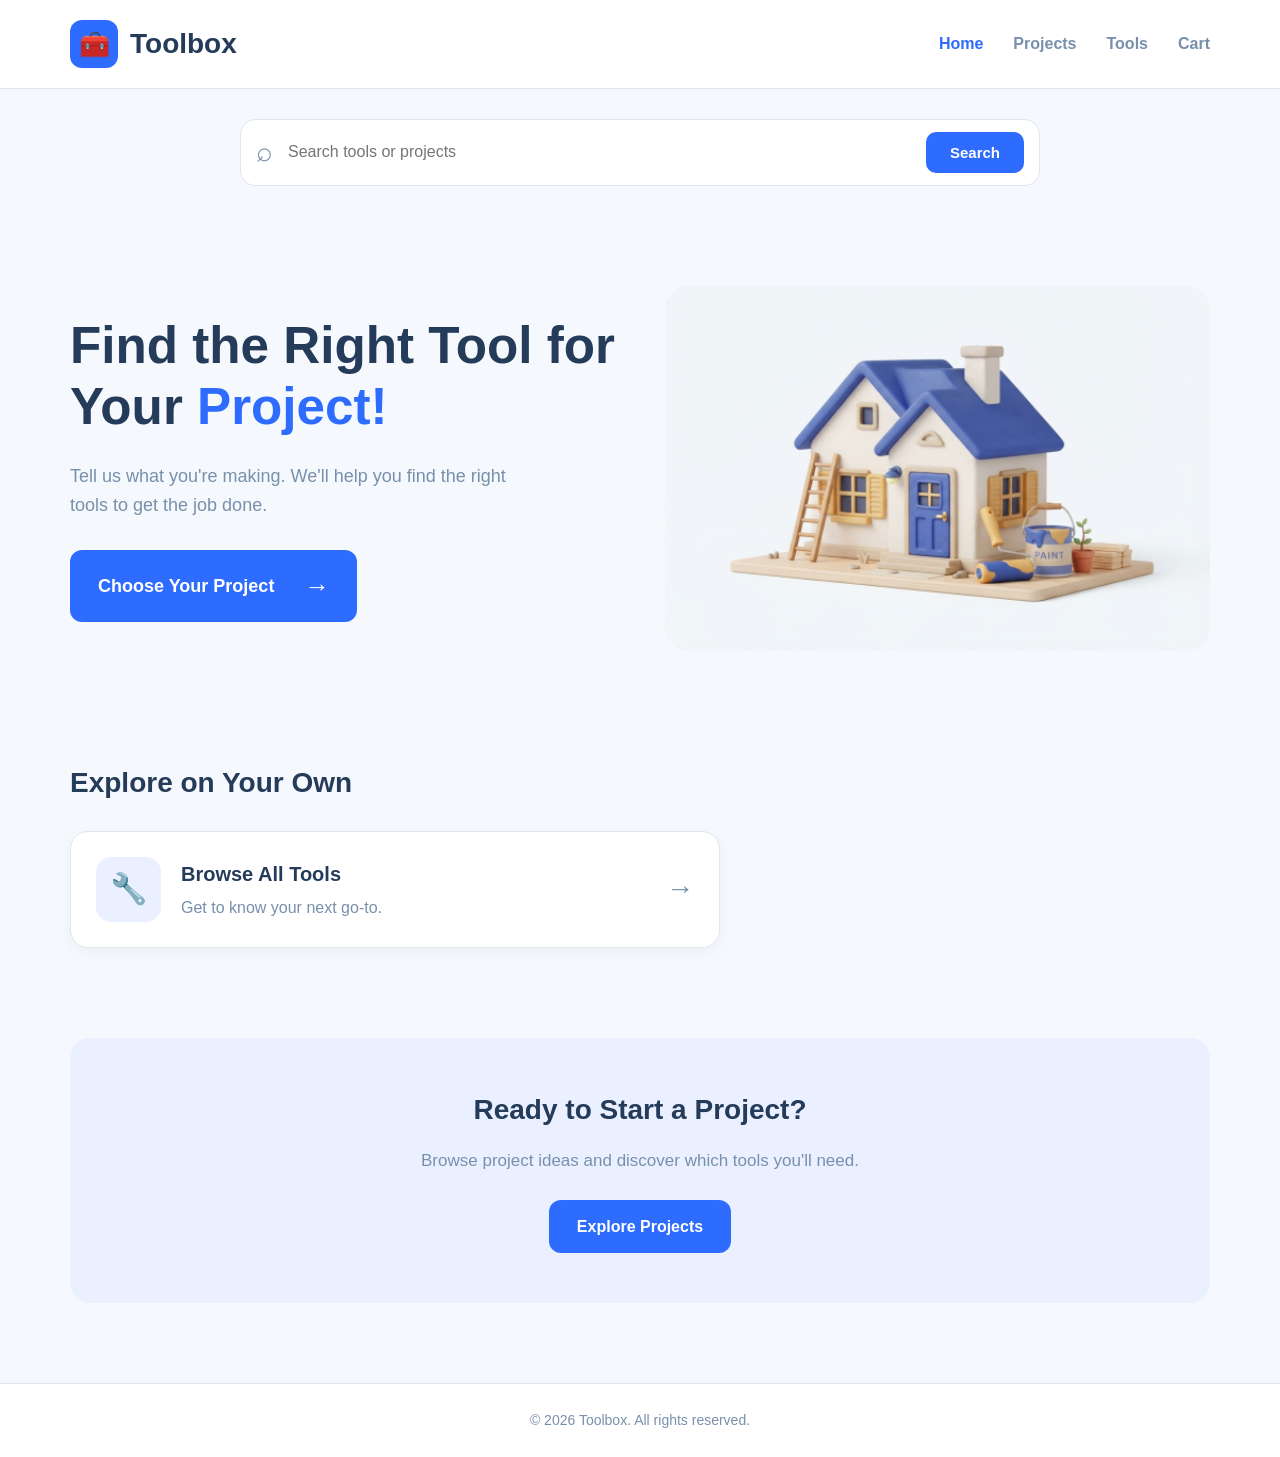
<file: index.html>
<!DOCTYPE html>
<html lang="en"><head><meta charset="UTF-8"><meta name="viewport" content="width=device-width, initial-scale=1"><meta http-equiv="refresh" content="0; url=home.html"><title>Toolbox</title></head><body><p><a href="home.html">Open Toolbox</a></p></body></html>
</file>
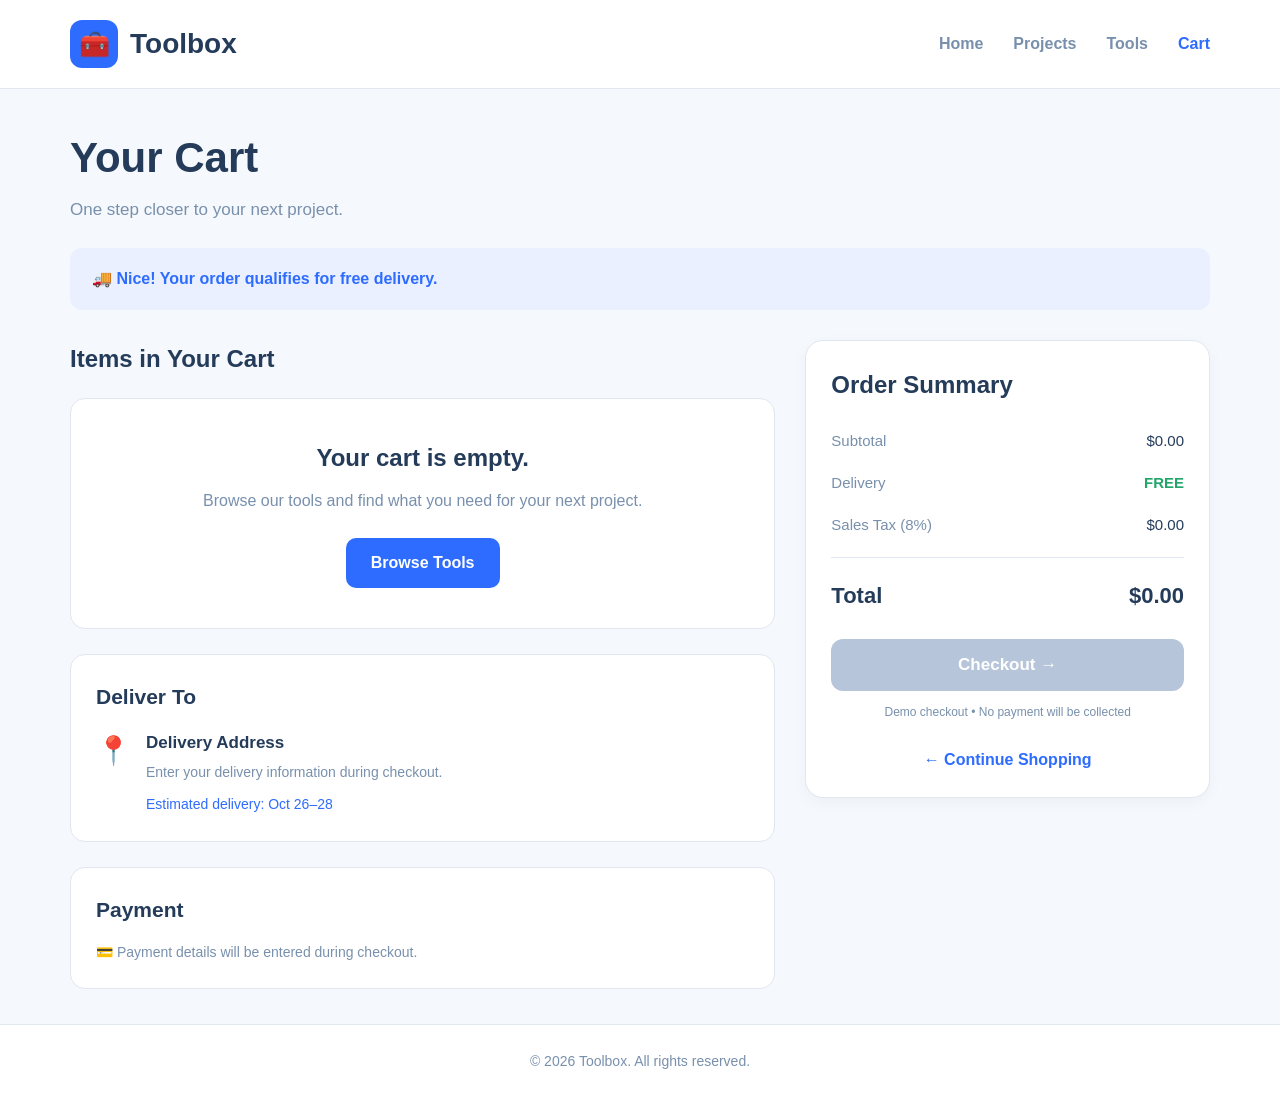
<file: cart.html>
<!DOCTYPE html>
<html lang="en">

<head>
    <meta charset="UTF-8">
    <meta name="viewport" content="width=device-width, initial-scale=1.0">

    <title>Toolbox - Shopping Cart</title>

    <link rel="stylesheet" href="styles/cart.css">
</head>

<body>

    <!-- Header -->
    <header>
        <div class="header-container">

            <a href="home.html" class="logo">
                <span class="logo-icon">🧰</span>
                <h2>Toolbox</h2>
            </a>

            <nav class="top-nav" aria-label="Main navigation">
                <a href="home.html">Home</a>
                <a href="project.html">Projects</a>
                <a href="tools.html">Tools</a>
                <a href="cart.html" class="active">Cart</a>
            </nav>

        </div>
    </header>

    <!-- Main Content -->
    <main>

        <div class="page-heading">
            <h1>Your Cart</h1>
            <p>One step closer to your next project.</p>
        </div>

        <!-- Delivery Banner -->
        <section class="delivery-banner">
            🚚 Nice! Your order qualifies for free delivery.
        </section>

        <!-- Cart Layout -->
        <div class="cart-layout">

            <!-- Cart Items -->
            <section class="cart-items-section">

                <h2>Items in Your Cart</h2>

                <div id="cart-items">

                    <!-- Products added using JavaScript -->

                </div>

                <div id="empty-cart" class="empty-cart" hidden>

                    <h3>Your cart is empty.</h3>

                    <p>
                        Browse our tools and find what
                        you need for your next project.
                    </p>

                    <a href="tools.html" class="browse-button">
                        Browse Tools
                    </a>

                </div>

                <!-- Delivery Information -->
                <section class="delivery-info">

                    <div class="section-heading">
                        <h2>Deliver To</h2>
                    </div>

                    <div class="delivery-details">
                        <span class="delivery-icon">📍</span>

                        <div>
                            <h3>Delivery Address</h3>
                            <p>
                                Enter your delivery information
                                during checkout.
                            </p>
                            <p class="delivery-date">
                                Estimated delivery: Oct 26–28
                            </p>
                        </div>
                    </div>

                </section>

                <!-- Payment Information -->
                <section class="payment-info">

                    <h2>Payment</h2>

                    <p>
                        💳 Payment details will be entered
                        during checkout.
                    </p>

                </section>

            </section>

            <!-- Order Summary -->
            <aside class="order-summary">

                <h2>Order Summary</h2>

                <div class="summary-row">
                    <span>Subtotal</span>
                    <span id="subtotal">$0.00</span>
                </div>

                <div class="summary-row">
                    <span>Delivery</span>
                    <span class="free-delivery">FREE</span>
                </div>

                <div class="summary-row">
                    <span>Sales Tax (8%)</span>
                    <span id="tax">$0.00</span>
                </div>

                <hr>

                <div class="summary-row total-row">
                    <strong>Total</strong>
                    <strong id="total">$0.00</strong>
                </div>

                <button
                    type="button"
                    id="checkout-button"
                    class="checkout-button">
                    Checkout →
                </button>

                <p class="checkout-note">
                    Demo checkout • No payment will be collected
                </p>

                <a href="tools.html" class="continue-shopping">
                    ← Continue Shopping
                </a>

            </aside>

        </div>

    </main>

    <!-- Footer -->
    <footer>
        <p>&copy; 2026 Toolbox. All rights reserved.</p>
    </footer>

    <!-- JavaScript -->
    <script src="scripts/cart.js" defer></script>

</body>
</html>
</file>
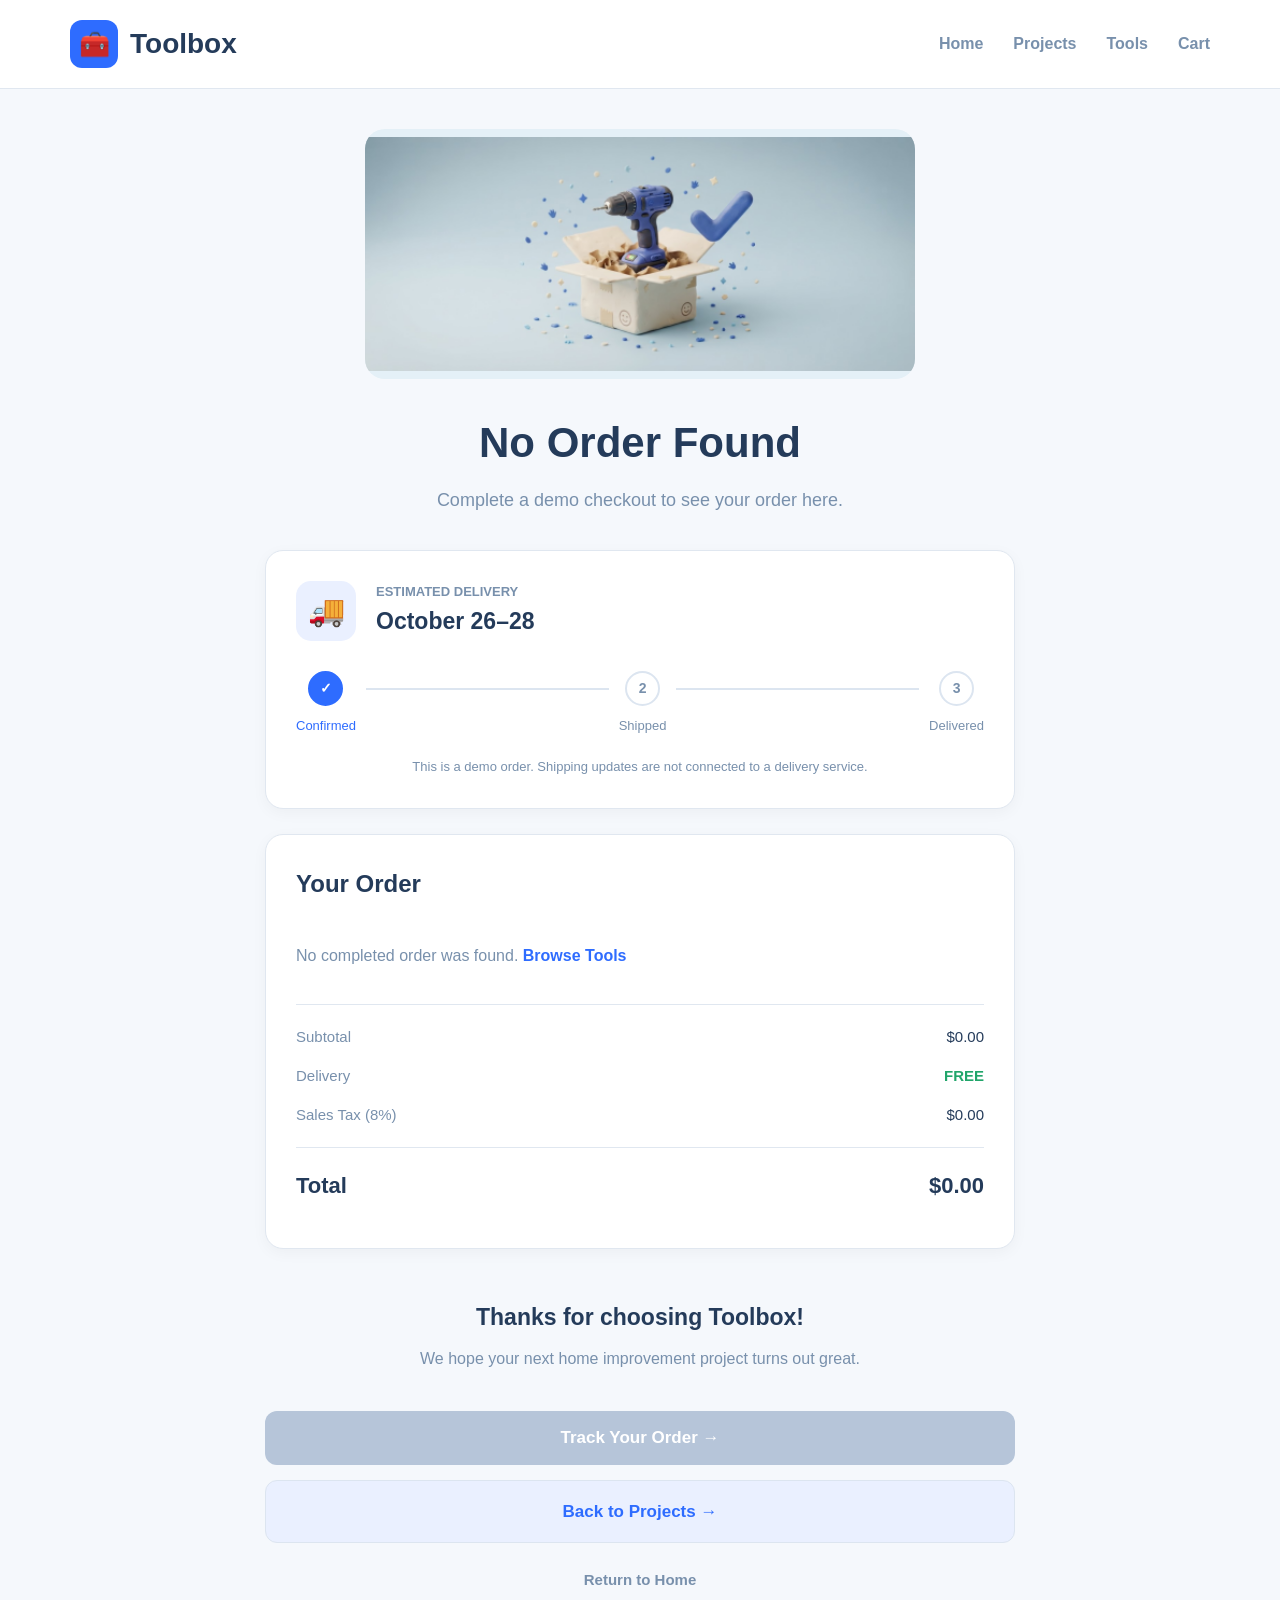
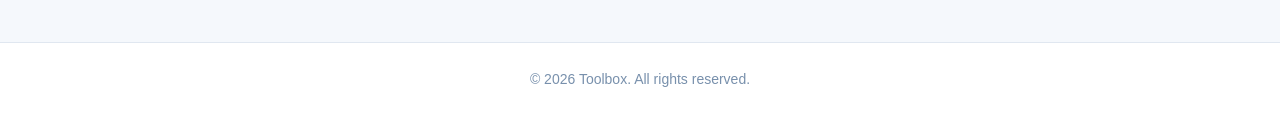
<file: confirmation.html>
<!DOCTYPE html>
<html lang="en">

<head>
    <meta charset="UTF-8">
    <meta name="viewport" content="width=device-width, initial-scale=1.0">

    <title>Toolbox - Order Confirmation</title>

    <link rel="stylesheet" href="styles/confirmation.css">
</head>

<body>

    <!-- Header -->
    <header>
        <div class="header-container">

            <a href="home.html" class="logo">
                <span class="logo-icon">🧰</span>
                <h2>Toolbox</h2>
            </a>

            <nav class="top-nav" aria-label="Main navigation">
                <a href="home.html">Home</a>
                <a href="project.html">Projects</a>
                <a href="tools.html">Tools</a>
                <a href="cart.html">Cart</a>
            </nav>

        </div>
    </header>

    <!-- Main Content -->
    <main>

        <div class="confirmation-container">

            <!-- Confirmation Image -->
            <section class="confirmation-hero">

                <img
                    src="images/confirmation.png"
                    alt="Toolbox order confirmation illustration"
                    class="confirmation-image"
                >

                <h1>You're All Set!</h1>

                <p class="confirmation-message">
                    Your order is confirmed.
                    Let's bring those projects to life.
                </p>

                <p class="order-number">
                    Order #<span id="order-number">TB-10482</span>
                </p>

            </section>

            <!-- Delivery Information -->
            <section class="delivery-card">

                <div class="delivery-heading">
                    <span class="delivery-icon">🚚</span>

                    <div>
                        <p class="small-label">
                            ESTIMATED DELIVERY
                        </p>

                        <h2>October 26–28</h2>
                    </div>
                </div>

                <!-- Order Progress -->
                <div class="progress-tracker">

                    <div class="progress-step active">
                        <span class="progress-circle">✓</span>
                        <span>Confirmed</span>
                    </div>

                    <div class="progress-line"></div>

                    <div class="progress-step">
                        <span class="progress-circle">2</span>
                        <span>Shipped</span>
                    </div>

                    <div class="progress-line"></div>

                    <div class="progress-step">
                        <span class="progress-circle">3</span>
                        <span>Delivered</span>
                    </div>

                </div>

                <p class="tracking-message">
                    This is a demo order. Shipping updates
                    are not connected to a delivery service.
                </p>

            </section>

            <!-- Order Summary -->
            <section class="order-summary">

                <h2>Your Order</h2>

                <div id="order-items">

                    <!-- Products inserted using JavaScript -->

                </div>

                <div class="summary-divider"></div>

                <div class="summary-row">
                    <span>Subtotal</span>
                    <span id="subtotal">$0.00</span>
                </div>

                <div class="summary-row">
                    <span>Delivery</span>
                    <span class="free-delivery">FREE</span>
                </div>

                <div class="summary-row">
                    <span>Sales Tax (8%)</span>
                    <span id="tax">$0.00</span>
                </div>

                <div class="summary-divider"></div>

                <div class="summary-row total-row">
                    <strong>Total</strong>
                    <strong id="total">$0.00</strong>
                </div>

            </section>

            <!-- Confirmation Message -->
            <section class="thank-you-section">

                <h2>Thanks for choosing Toolbox!</h2>

                <p>
                    We hope your next home improvement
                    project turns out great.
                </p>

            </section>

            <!-- Action Buttons -->
            <section class="action-buttons">

                <button
                    type="button"
                    class="track-button"
                    id="track-button">
                    Track Your Order →
                </button>

                <a href="project.html" class="projects-button">
                    Back to Projects →
                </a>

                <a href="home.html" class="home-link">
                    Return to Home
                </a>

            </section>

        </div>

    </main>

    <!-- Footer -->
    <footer>
        <p>&copy; 2026 Toolbox. All rights reserved.</p>
    </footer>

    <!-- JavaScript -->
    <script src="scripts/confirmation.js" defer></script>

</body>
</html>
</file>
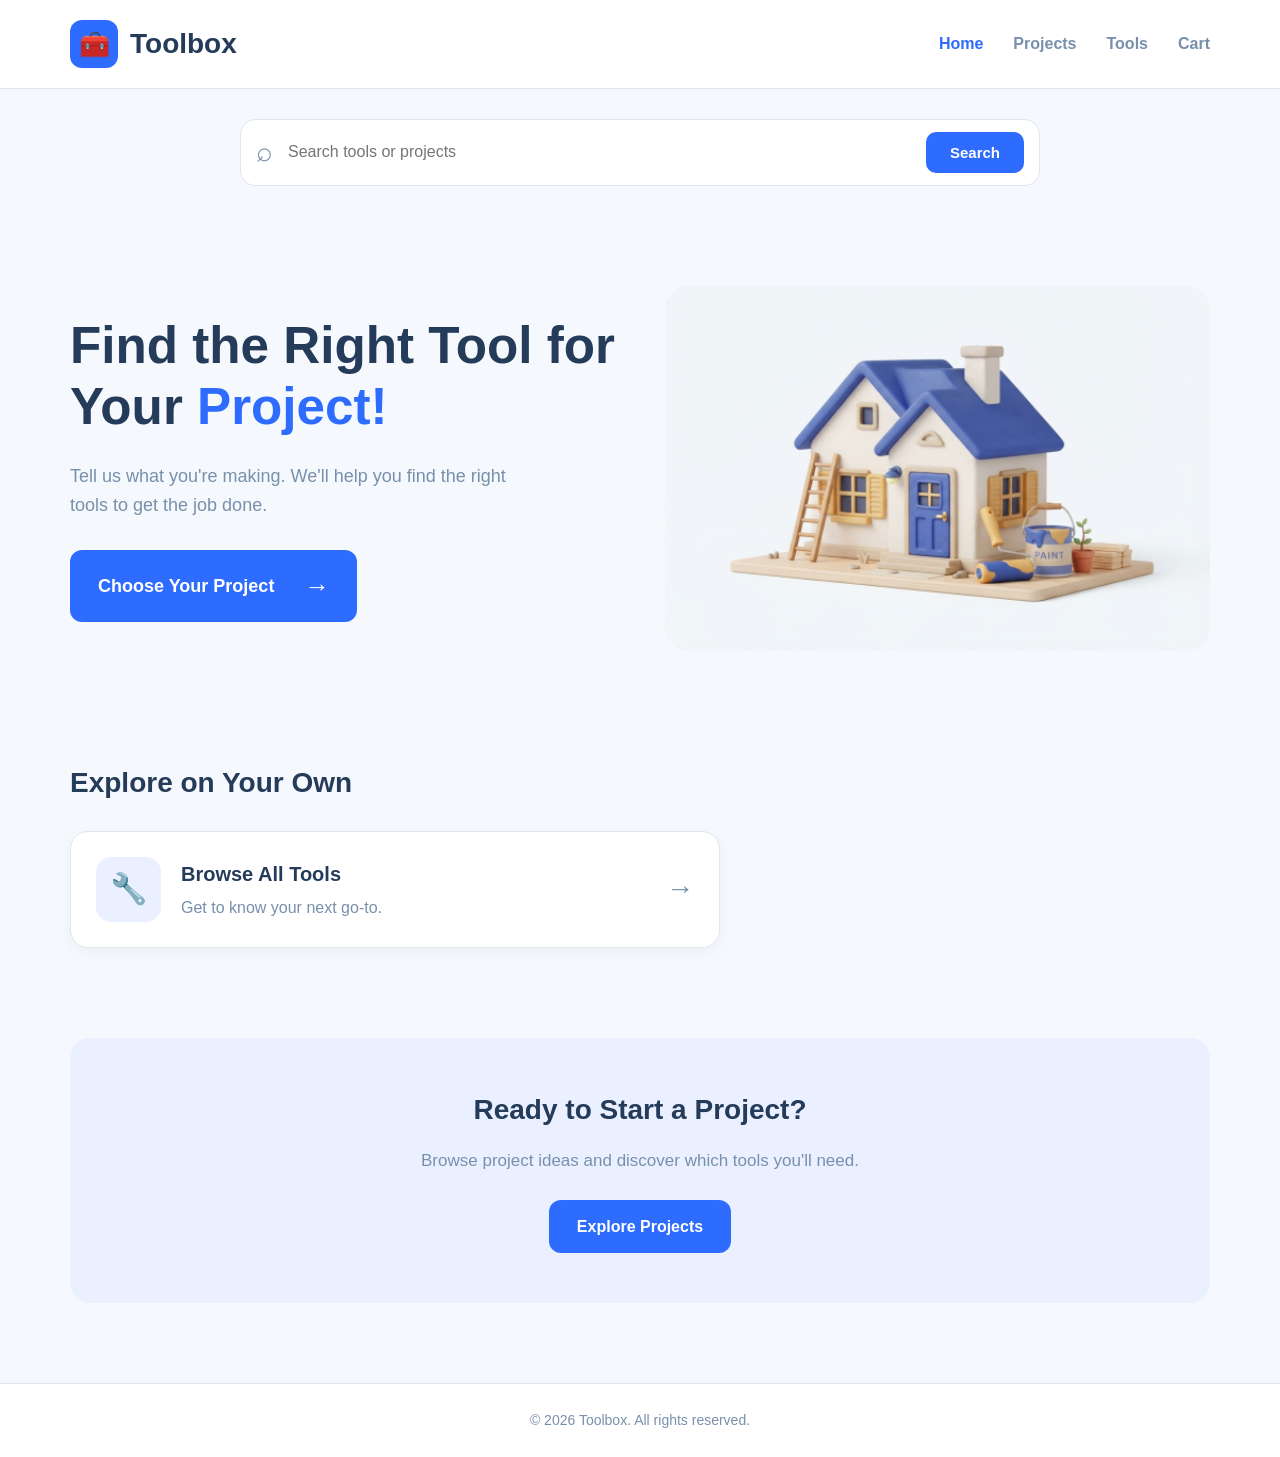
<file: home.html>
<!DOCTYPE html>
<html lang="en">

<head>
    <meta charset="UTF-8">
    <meta name="viewport" content="width=device-width, initial-scale=1.0">

    <title>Toolbox - Home</title>

    <link rel="stylesheet" href="styles/styles.css">
</head>

<body>

    <!-- Header -->
    <header>
        <div class="header-container">

            <a href="home.html" class="logo">
                <span class="logo-icon">🧰</span>
                <h2>Toolbox</h2>
            </a>

            <!-- Main Navigation -->
            <nav class="top-nav" aria-label="Main navigation">
                <a href="home.html" class="active">Home</a>
                <a href="project.html">Projects</a>
                <a href="tools.html">Tools</a>
                <a href="cart.html">Cart</a>
            </nav>

        </div>
    </header>

    <!-- Main Content -->
    <main>

        <!-- Search -->
        <section class="search-section">
            <form class="search-bar" role="search">
                <span class="search-icon">⌕</span>

                <input
                    type="search"
                    placeholder="Search tools or projects"
                    aria-label="Search tools or projects"
                >

                <button type="submit">Search</button>
            </form>
        </section>

        <!-- Hero Section -->
        <section class="hero">

            <div class="hero-content">

                <h1>
                    Find the Right Tool
                    for Your <span>Project!</span>
                </h1>

                <p>
                    Tell us what you're making.
                    We'll help you find the right tools
                    to get the job done.
                </p>

                <a href="project.html" class="primary-button">
                    Choose Your Project
                    <span>→</span>
                </a>

            </div>

            <div class="hero-image">
                <img
                    src="images/house.png"
                    alt="House with home improvement tools"
                >
            </div>

        </section>

        <!-- Browse Tools -->
        <section class="browse-section" id="tools">

            <h2>Explore on Your Own</h2>

            <a href="tools.html" class="browse-card">

                <div class="browse-icon">🔧</div>

                <div class="browse-text">
                    <h3>Browse All Tools</h3>
                    <p>Get to know your next go-to.</p>
                </div>

                <span class="browse-arrow">→</span>

            </a>

        </section>

        <!-- Project Section -->
        <section class="projects-section" id="projects">

            <h2>Ready to Start a Project?</h2>

            <p>
                Browse project ideas and discover
                which tools you'll need.
            </p>

            <a href="project.html" class="secondary-button">
                Explore Projects
            </a>

        </section>

    </main>

    <!-- Footer -->
    <footer>
        <p>&copy; 2026 Toolbox. All rights reserved.</p>
    </footer>

</body>
</html>
</file>
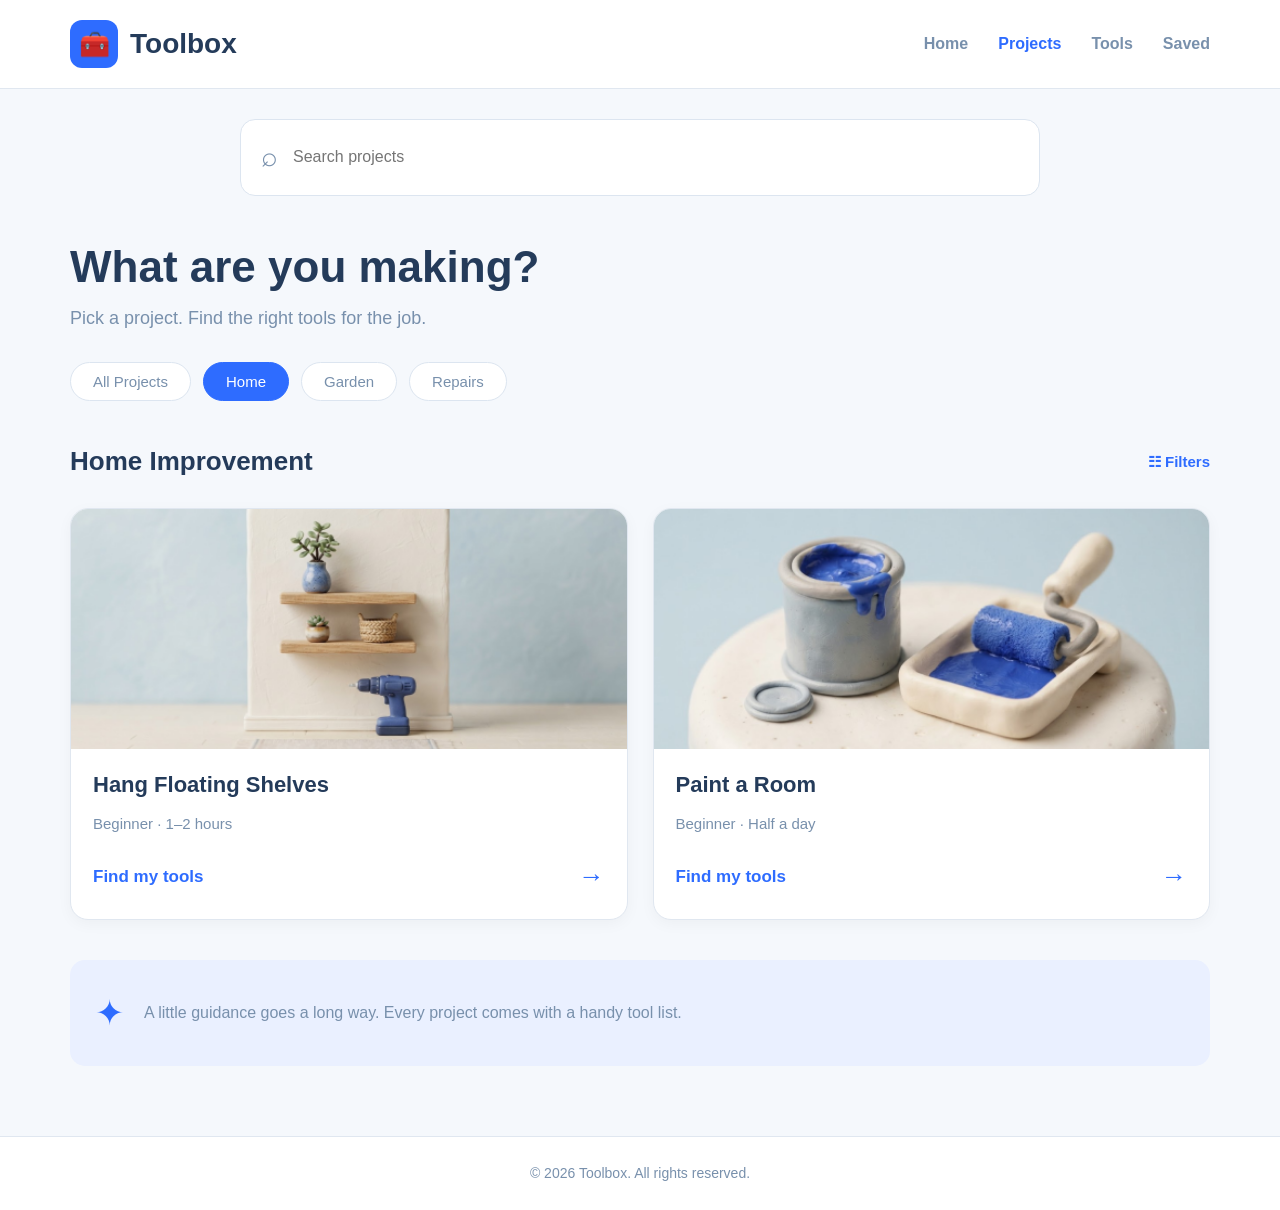
<file: project.html>
<!DOCTYPE html>
<html lang="en">

<head>
    <meta charset="UTF-8">
    <meta name="viewport" content="width=device-width, initial-scale=1.0">

    <title>Toolbox - Projects</title>

    <link rel="stylesheet" href="styles/project.css">
</head>

<body>

    <!-- Header -->
    <header>
        <div class="header-container">

            <a href="home.html" class="logo">
                <span class="logo-icon">🧰</span>
                <h2>Toolbox</h2>
            </a>

            <nav class="top-nav" aria-label="Main navigation">
                <a href="home.html">Home</a>
                <a href="project.html" class="active">Projects</a>
                <a href="tools.html">Tools</a>
                <a href="#saved">Saved</a>
            </nav>

        </div>
    </header>

    <main>

        <!-- Search Section -->
        <section class="search-section">

            <div class="search-bar">
                <span class="search-icon">⌕</span>

                <input
                    type="search"
                    id="project-search"
                    placeholder="Search projects"
                    aria-label="Search projects"
                >
            </div>

        </section>

        <!-- Page Introduction -->
        <section class="intro-section">

            <h1>What are you making?</h1>

            <p>
                Pick a project. Find the right tools for the job.
            </p>

        </section>

        <!-- Category Filters -->
        <section class="category-section">

            <div class="category-buttons">

                <button class="category-btn" data-category="all">
                    All Projects
                </button>

                <button class="category-btn active" data-category="home">
                    Home
                </button>

                <button class="category-btn" data-category="garden">
                    Garden
                </button>

                <button class="category-btn" data-category="repairs">
                    Repairs
                </button>

            </div>

        </section>

        <!-- Projects -->
        <section class="projects-section">

            <div class="section-heading">

                <h2 id="category-title">Home Improvement</h2>

                <span class="filter-label">☷ Filters</span>

            </div>

            <div class="project-grid">

                <!-- Project 1 -->
                <article class="project-card" data-category="home">

                    <img
                        src="images/hangingshelf.png"
                        alt="Floating shelves mounted on a wall"
                    >

                    <div class="card-content">

                        <h3>Hang Floating Shelves</h3>

                        <p>Beginner · 1–2 hours</p>

                        <a href="tools.html?project=shelves">
                            Find my tools
                            <span>→</span>
                        </a>

                    </div>

                </article>

                <!-- Project 2 -->
                <article class="project-card" data-category="home">

                    <img
                        src="images/paint.png"
                        alt="Paint can and paint roller"
                    >

                    <div class="card-content">

                        <h3>Paint a Room</h3>

                        <p>Beginner · Half a day</p>

                        <a href="tools.html?project=painting">
                            Find my tools
                            <span>→</span>
                        </a>

                    </div>

                </article>

                <!-- Project 3 -->
                <article class="project-card" data-category="garden">

                    <img
                        src="images/planter.png"
                        alt="Wooden planter box with plants"
                    >

                    <div class="card-content">

                        <h3>Build a Planter</h3>

                        <p>Intermediate · 3 hours</p>

                        <a href="tools.html?project=planter">
                            Find my tools
                            <span>→</span>
                        </a>

                    </div>

                </article>

                <!-- Project 4 -->
                <article class="project-card" data-category="repairs">

                    <img
                        src="images/faucet.png"
                        alt="Faucet and plumbing repair tools"
                    >

                    <div class="card-content">

                        <h3>Fix a Leaky Faucet</h3>

                        <p>Beginner · 45 minutes</p>

                        <a href="tools.html?project=faucet">
                            Find my tools
                            <span>→</span>
                        </a>

                    </div>

                </article>

            </div>

            <p id="no-results" hidden>
                No projects found. Try another search or category.
            </p>

        </section>

        <!-- Helpful Message -->
        <aside class="tip-section">

            <span class="tip-icon">✦</span>

            <p>
                A little guidance goes a long way.
                Every project comes with a handy tool list.
            </p>

        </aside>

    </main>

    <!-- Footer -->
    <footer>
        <p>&copy; 2026 Toolbox. All rights reserved.</p>
    </footer>

    <!-- Simple Search and Category Filtering -->
    <script src="scripts/project.js" defer></script>

</body>
</html>
</file>
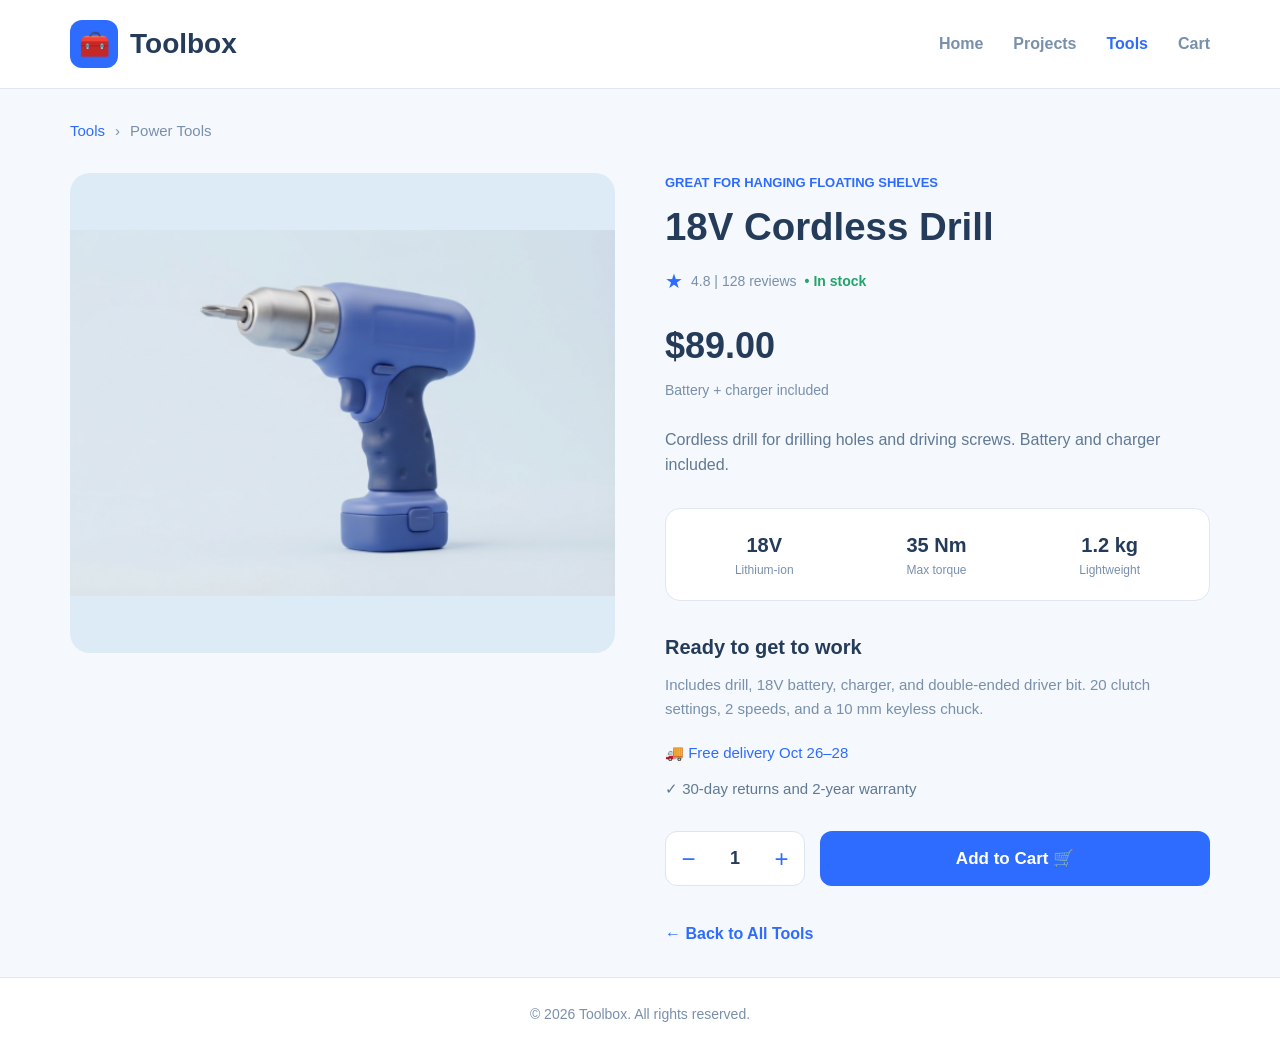
<file: tooldetails.html>
<!DOCTYPE html>
<html lang="en">

<head>
    <meta charset="UTF-8">
    <meta name="viewport" content="width=device-width, initial-scale=1.0">

    <title>Toolbox - Tool Details</title>

    <link rel="stylesheet" href="styles/tooldetails.css">
</head>

<body>

    <!-- Header -->
    <header>
        <div class="header-container">

            <a href="home.html" class="logo">
                <span class="logo-icon">🧰</span>
                <h2>Toolbox</h2>
            </a>

            <nav class="top-nav" aria-label="Main navigation">
                <a href="home.html">Home</a>
                <a href="project.html">Projects</a>
                <a href="tools.html" class="active">Tools</a>
                <a href="cart.html">Cart</a>
            </nav>

        </div>
    </header>

    <!-- Main Content -->
    <main>

        <!-- Breadcrumb Navigation -->
        <nav class="breadcrumbs" aria-label="Breadcrumb">
            <a href="tools.html">Tools</a>
            <span>›</span>
            <span>Power Tools</span>
        </nav>

        <!-- Product Details -->
        <section class="product-section">

            <!-- Product Image -->
            <div class="product-image">

                <img
                    id="product-image"
                    src="images/drill.png"
                    alt="18V cordless drill"
                >

            </div>

            <!-- Product Information -->
            <div class="product-info">

                <p class="product-category">
                    GREAT FOR HANGING FLOATING SHELVES
                </p>

                <h1 id="product-name">
                    18V Cordless Drill
                </h1>

                <div class="rating">
                    <span class="stars">★</span>
                    4.8 | 128 reviews
                    <span class="stock">• In stock</span>
                </div>

                <h2 class="price" id="product-price">
                    $89.00
                </h2>

                <p class="price-note">
                    Battery + charger included
                </p>

                <p class="description">
                    Power for your projects, without the cord.
                    Drill into wood and metal, or drive screws
                    with precise, comfortable control.
                </p>

                <!-- Specifications -->
                <div class="specifications">

                    <div class="spec">
                        <strong>18V</strong>
                        <span>Lithium-ion</span>
                    </div>

                    <div class="spec">
                        <strong>35 Nm</strong>
                        <span>Max torque</span>
                    </div>

                    <div class="spec">
                        <strong>1.2 kg</strong>
                        <span>Lightweight</span>
                    </div>

                </div>

                <!-- Additional Information -->
                <div class="product-benefits">

                    <h3>Ready to get to work</h3>

                    <p>
                        Includes drill, 18V battery, charger,
                        and double-ended driver bit.
                        20 clutch settings, 2 speeds,
                        and a 10 mm keyless chuck.
                    </p>

                    <p class="delivery">
                        🚚 Free delivery Oct 26–28
                    </p>

                    <p class="warranty">
                        ✓ 30-day returns and 2-year warranty
                    </p>

                </div>

                <!-- Quantity and Cart -->
                <div class="purchase-section">

                    <div class="quantity-selector">

                        <button
                            type="button"
                            id="decrease"
                            aria-label="Decrease quantity">
                            −
                        </button>

                        <span id="quantity">1</span>

                        <button
                            type="button"
                            id="increase"
                            aria-label="Increase quantity">
                            +
                        </button>

                    </div>

                    <button
                        type="button"
                        id="add-to-cart"
                        class="add-cart-button">
                        Add to Cart 🛒
                    </button>

                </div>

                <p id="cart-message" aria-live="polite"></p>

                <a href="tools.html" class="back-link">
                    ← Back to All Tools
                </a>

            </div>

        </section>

    </main>

    <!-- Footer -->
    <footer>
        <p>&copy; 2026 Toolbox. All rights reserved.</p>
    </footer>

    <!-- JavaScript -->
    <script src="scripts/tooldetails.js" defer></script>

</body>
</html>
</file>
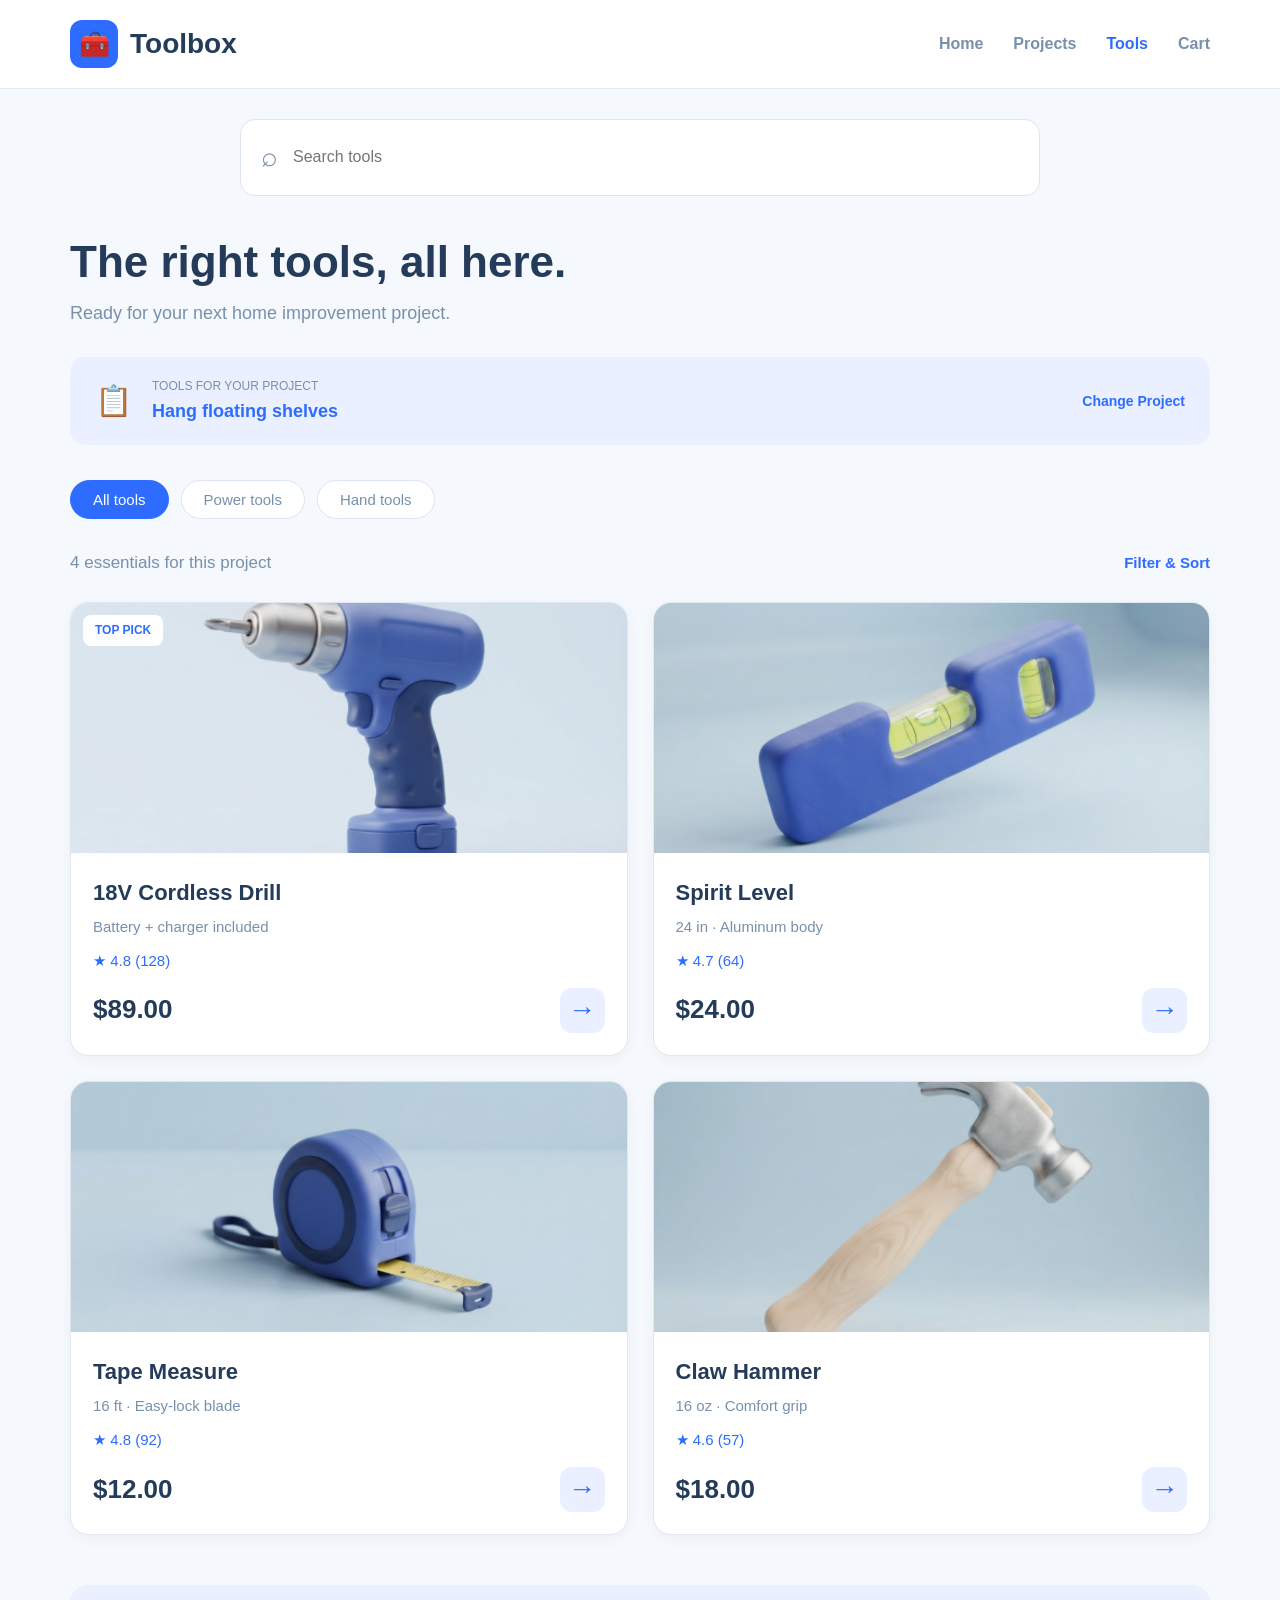
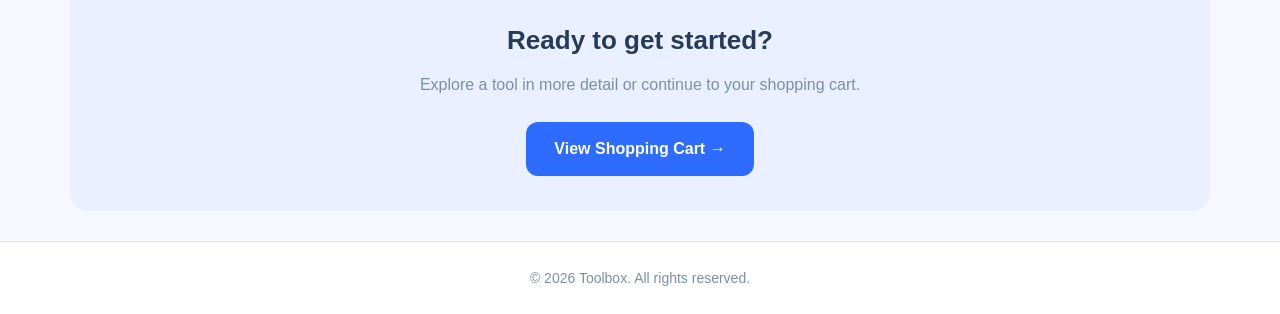
<file: tools.html>
<!DOCTYPE html>
<html lang="en">

<head>
    <meta charset="UTF-8">
    <meta name="viewport" content="width=device-width, initial-scale=1.0">

    <title>Toolbox - Tools</title>

    <link rel="stylesheet" href="styles/tools.css">
</head>

<body>

    <!-- Header -->
    <header>
        <div class="header-container">

            <a href="home.html" class="logo">
                <span class="logo-icon">🧰</span>
                <h2>Toolbox</h2>
            </a>

            <nav class="top-nav" aria-label="Main navigation">
                <a href="home.html">Home</a>
                <a href="project.html">Projects</a>
                <a href="tools.html" class="active">Tools</a>
                <a href="cart.html">Cart</a>
            </nav>

        </div>
    </header>

    <!-- Main Content -->
    <main>

        <!-- Search Bar -->
        <section class="search-section">

            <div class="search-bar">
                <span class="search-icon">⌕</span>

                <input
                    type="search"
                    id="tool-search"
                    placeholder="Search tools"
                    aria-label="Search tools"
                >
            </div>

        </section>

        <!-- Introduction -->
        <section class="intro-section">

            <h1>The right tools, all here.</h1>

            <p>
                Ready for your next home improvement project.
            </p>

        </section>

        <!-- Selected Project -->
        <section class="selected-project">

            <div class="project-icon">📋</div>

            <div class="project-text">
                <p>TOOLS FOR YOUR PROJECT</p>

                <a href="project.html">
                    Hang floating shelves
                </a>
            </div>

            <a href="project.html" class="change-project">
                Change Project
            </a>

        </section>

        <!-- Tool Categories -->
        <section class="category-section">

            <div class="category-buttons">

                <button class="category-btn active"
                        data-category="all">
                    All tools
                </button>

                <button class="category-btn"
                        data-category="power">
                    Power tools
                </button>

                <button class="category-btn"
                        data-category="hand">
                    Hand tools
                </button>

            </div>

        </section>

        <!-- Tool Catalog -->
        <section class="tools-section">

            <div class="section-heading">

                <p id="tool-count">
                    4 essentials for this project
                </p>

                <span class="filter-label">
                    Filter &amp; Sort
                </span>

            </div>

            <!-- Tool Grid -->
            <div class="tool-grid">

                <!-- Drill -->
                <article class="tool-card" data-category="power">

                    <div class="tool-image">
                        <span class="top-pick">TOP PICK</span>

                        <img
                            src="images/drill.png"
                            alt="18V cordless drill"
                        >
                    </div>

                    <div class="card-content">

                        <h3>18V Cordless Drill</h3>

                        <p>Battery + charger included</p>

                        <div class="rating">
                            ★ 4.8 (128)
                        </div>

                        <div class="card-bottom">

                            <span class="price">$89.00</span>

                            <a href="tooldetails.html?tool=drill"
                               class="details-button"
                               aria-label="View cordless drill details">
                                →
                            </a>

                        </div>

                    </div>

                </article>

                <!-- Spirit Level -->
                <article class="tool-card" data-category="hand">

                    <div class="tool-image">

                        <img
                            src="images/level.png"
                            alt="Blue spirit level"
                        >

                    </div>

                    <div class="card-content">

                        <h3>Spirit Level</h3>

                        <p>24 in · Aluminum body</p>

                        <div class="rating">
                            ★ 4.7 (64)
                        </div>

                        <div class="card-bottom">

                            <span class="price">$24.00</span>

                            <a href="tooldetails.html?tool=level"
                               class="details-button"
                               aria-label="View spirit level details">
                                →
                            </a>

                        </div>

                    </div>

                </article>

                <!-- Tape Measure -->
                <article class="tool-card" data-category="hand">

                    <div class="tool-image">

                        <img
                            src="images/tapemeasure.png"
                            alt="Blue tape measure"
                        >

                    </div>

                    <div class="card-content">

                        <h3>Tape Measure</h3>

                        <p>16 ft · Easy-lock blade</p>

                        <div class="rating">
                            ★ 4.8 (92)
                        </div>

                        <div class="card-bottom">

                            <span class="price">$12.00</span>

                            <a href="tooldetails.html?tool=tape"
                               class="details-button"
                               aria-label="View tape measure details">
                                →
                            </a>

                        </div>

                    </div>

                </article>

                <!-- Hammer -->
                <article class="tool-card" data-category="hand">

                    <div class="tool-image">

                        <img
                            src="images/hammer.png"
                            alt="Claw hammer with wooden handle"
                        >

                    </div>

                    <div class="card-content">

                        <h3>Claw Hammer</h3>

                        <p>16 oz · Comfort grip</p>

                        <div class="rating">
                            ★ 4.6 (57)
                        </div>

                        <div class="card-bottom">

                            <span class="price">$18.00</span>

                            <a href="tooldetails.html?tool=hammer"
                               class="details-button"
                               aria-label="View claw hammer details">
                                →
                            </a>

                        </div>

                    </div>

                </article>

            </div>

            <p id="no-results" hidden>
                No tools match your search.
            </p>

        </section>

        <!-- Next Step -->
        <section class="next-section">

            <h2>Ready to get started?</h2>

            <p>
                Explore a tool in more detail or continue
                to your shopping cart.
            </p>

            <a href="cart.html" class="cart-button">
                View Shopping Cart →
            </a>

        </section>

    </main>

    <!-- Footer -->
    <footer>

        <p>&copy; 2026 Toolbox. All rights reserved.</p>

    </footer>

    <!-- Search and Category Filtering -->
    <script src="scripts/tools.js" defer></script>

</body>
</html>
</file>
<file: styles/cart.css>
/* ==============================
   GENERAL STYLES
============================== */

* {
    margin: 0;
    padding: 0;
    box-sizing: border-box;
}

body {
    font-family: Arial, Helvetica, sans-serif;
    background-color: #f5f8fc;
    color: #243b5a;
    line-height: 1.6;
}

a {
    text-decoration: none;
    color: inherit;
}

button {
    font-family: inherit;
    cursor: pointer;
}

img {
    max-width: 100%;
    display: block;
}

/* ==============================
   HEADER
============================== */

header {
    background-color: white;
    border-bottom: 1px solid #e0e7f0;
}

.header-container {
    max-width: 1200px;
    margin: auto;
    padding: 20px 30px;

    display: flex;
    justify-content: space-between;
    align-items: center;
    gap: 20px;
}

.logo {
    display: flex;
    align-items: center;
    gap: 12px;
}

.logo-icon {
    display: flex;
    justify-content: center;
    align-items: center;

    width: 48px;
    height: 48px;

    background-color: #2e6cff;
    border-radius: 12px;
    font-size: 25px;
}

.logo h2 {
    font-size: 28px;
}

.top-nav {
    display: flex;
    flex-wrap: wrap;
    gap: 30px;
}

.top-nav a {
    color: #7890ac;
    font-weight: bold;
    transition: color 0.2s;
}

.top-nav a:hover,
.top-nav a.active {
    color: #2e6cff;
}

/* ==============================
   MAIN CONTENT
============================== */

main {
    width: 100%;
    max-width: 1200px;
    margin: auto;
    padding: 35px 30px;
}

.page-heading {
    margin-bottom: 25px;
}

.page-heading h1 {
    font-size: clamp(30px, 4vw, 42px);
    margin-bottom: 5px;
}

.page-heading p {
    color: #7890ac;
    font-size: 17px;
}

/* ==============================
   DELIVERY BANNER
============================== */

.delivery-banner {
    background-color: #eaf0ff;
    color: #2e6cff;

    border-radius: 12px;
    padding: 18px 22px;

    font-weight: bold;
    margin-bottom: 30px;
}

/* ==============================
   CART LAYOUT
============================== */

.cart-layout {
    display: flex;
    align-items: flex-start;
    gap: 30px;
}

.cart-items-section {
    flex: 2;
    min-width: 0;
}

.cart-items-section > h2 {
    font-size: 24px;
    margin-bottom: 20px;
}

/* ==============================
   CART ITEMS
============================== */

.cart-item {
    display: flex;
    align-items: center;
    gap: 25px;

    background-color: white;
    border: 1px solid #e0e7f0;
    border-radius: 18px;

    padding: 20px;
    margin-bottom: 20px;

    box-shadow: 0 4px 15px rgba(0, 0, 0, 0.04);
}

.cart-product-image {
    width: 180px;
    height: 180px;
    flex-shrink: 0;

    object-fit: contain;

    background-color: #dcebf5;
    border-radius: 12px;
}

.cart-product-details {
    flex: 1;
    min-width: 0;
}

.cart-product-details h3 {
    font-size: 22px;
    margin-bottom: 8px;
}

.product-description {
    color: #7890ac;
    font-size: 14px;
    margin-bottom: 12px;
}

.item-price {
    display: block;
    font-size: 24px;
    margin-bottom: 15px;
}

/* ==============================
   QUANTITY CONTROLS
============================== */

.item-actions {
    display: flex;
    align-items: center;
    flex-wrap: wrap;
    gap: 20px;
}

.quantity-controls {
    display: flex;
    align-items: center;
    justify-content: space-between;

    background-color: #f5f8fc;
    border: 1px solid #dce5f0;
    border-radius: 10px;

    min-width: 125px;
    height: 42px;
}

.quantity-controls button {
    width: 40px;
    height: 100%;

    border: none;
    background: transparent;

    color: #2e6cff;
    font-size: 22px;
}

.quantity-controls button:hover {
    background-color: #eaf0ff;
}

.quantity-controls span {
    font-weight: bold;
}

.remove-button {
    background: transparent;
    border: none;

    color: #7890ac;
    font-size: 14px;
    text-decoration: underline;
}

.remove-button:hover {
    color: #e34d4d;
}

/* ==============================
   EMPTY CART
============================== */

.empty-cart {
    background-color: white;
    border: 1px solid #e0e7f0;
    border-radius: 15px;

    padding: 40px 20px;
    text-align: center;
    margin-bottom: 25px;
}

.empty-cart[hidden] {
    display: none;
}

.empty-cart h3 {
    font-size: 24px;
    margin-bottom: 10px;
}

.empty-cart p {
    color: #7890ac;
    margin-bottom: 25px;
}

.browse-button {
    display: inline-block;

    background-color: #2e6cff;
    color: white;

    border-radius: 10px;
    padding: 12px 25px;

    font-weight: bold;
}

.browse-button:hover {
    background-color: #1855e6;
}

/* ==============================
   DELIVERY INFORMATION
============================== */

.delivery-info,
.payment-info {
    background-color: white;
    border: 1px solid #e0e7f0;
    border-radius: 15px;

    padding: 25px;
    margin-top: 25px;
}

.delivery-info h2,
.payment-info h2 {
    font-size: 21px;
    margin-bottom: 15px;
}

.delivery-details {
    display: flex;
    align-items: flex-start;
    gap: 15px;
}

.delivery-icon {
    font-size: 28px;
}

.delivery-details h3 {
    font-size: 17px;
    margin-bottom: 5px;
}

.delivery-details p,
.payment-info p {
    color: #7890ac;
    font-size: 14px;
}

.delivery-details .delivery-date {
    color: #2e6cff;
    margin-top: 10px;
}

/* ==============================
   ORDER SUMMARY
============================== */

.order-summary {
    flex: 1;
    min-width: 280px;

    background-color: white;
    border: 1px solid #e0e7f0;
    border-radius: 18px;

    padding: 25px;

    box-shadow: 0 4px 15px rgba(0, 0, 0, 0.04);
}

.order-summary h2 {
    font-size: 24px;
    margin-bottom: 25px;
}

.summary-row {
    display: flex;
    justify-content: space-between;
    align-items: center;
    gap: 15px;

    margin-bottom: 18px;
    font-size: 15px;
}

.summary-row span:first-child {
    color: #7890ac;
}

.free-delivery {
    color: #21a56a;
    font-weight: bold;
}

.order-summary hr {
    border: none;
    border-top: 1px solid #e0e7f0;
    margin: 20px 0;
}

.total-row {
    font-size: 22px;
}

.total-row strong {
    color: #243b5a;
}

/* ==============================
   CHECKOUT BUTTON
============================== */

.checkout-button {
    display: block;
    width: 100%;

    background-color: #2e6cff;
    color: white;

    border: none;
    border-radius: 12px;

    padding: 16px 20px;
    font-size: 17px;
    font-weight: bold;

    margin-top: 25px;

    transition: background-color 0.2s;
}

.checkout-button:hover {
    background-color: #1855e6;
}

.checkout-button:disabled {
    background-color: #b6c5d9;
    cursor: not-allowed;
}

.checkout-note {
    color: #7890ac;
    font-size: 12px;
    text-align: center;
    margin-top: 12px;
}

.continue-shopping {
    display: block;
    text-align: center;

    color: #2e6cff;
    font-weight: bold;
    margin-top: 25px;
}

.continue-shopping:hover {
    text-decoration: underline;
}

/* ==============================
   FOOTER
============================== */

footer {
    padding: 25px;
    text-align: center;

    background-color: white;
    border-top: 1px solid #e0e7f0;

    color: #7890ac;
    font-size: 14px;
}

/* ==============================
   TABLET RESPONSIVENESS
============================== */

@media (max-width: 900px) {

    .cart-layout {
        flex-direction: column;
    }

    .cart-items-section,
    .order-summary {
        width: 100%;
    }

    .order-summary {
        min-width: 0;
    }

    .top-nav {
        gap: 18px;
    }
}

/* ==============================
   MOBILE RESPONSIVENESS
============================== */

@media (max-width: 600px) {

    /* Header */

    .header-container {
        flex-direction: column;
        gap: 20px;
        padding: 20px;
    }

    .logo h2 {
        font-size: 25px;
    }

    .top-nav {
        width: 100%;
        justify-content: space-around;
        gap: 10px;
    }

    .top-nav a {
        font-size: 14px;
    }

    /* Main */

    main {
        padding: 20px;
    }

    .page-heading h1 {
        font-size: 30px;
    }

    .page-heading p {
        font-size: 15px;
    }

    .delivery-banner {
        padding: 15px;
        font-size: 14px;
    }

    /* Cart Items */

    .cart-item {
        flex-direction: column;
        align-items: stretch;
        gap: 15px;

        padding: 15px;
    }

    .cart-product-image {
        width: 100%;
        height: 220px;
    }

    .cart-product-details h3 {
        font-size: 20px;
    }

    .item-price {
        font-size: 22px;
    }

    /* Delivery */

    .delivery-info,
    .payment-info {
        padding: 20px;
    }

    /* Order Summary */

    .order-summary {
        padding: 20px;
    }

    .order-summary h2 {
        font-size: 22px;
    }

    .total-row {
        font-size: 20px;
    }
}

/* ==============================
   SMALL MOBILE SCREENS
============================== */

@media (max-width: 380px) {

    main {
        padding: 15px;
    }

    .cart-product-image {
        height: 180px;
    }

    .item-actions {
        gap: 12px;
    }
}
</file>
<file: styles/confirmation.css>
/* ==============================
   GENERAL STYLES
============================== */

* {
    margin: 0;
    padding: 0;
    box-sizing: border-box;
}

body {
    font-family: Arial, Helvetica, sans-serif;
    background-color: #f5f8fc;
    color: #243b5a;
    line-height: 1.6;
}

a {
    text-decoration: none;
    color: inherit;
}

button {
    font-family: inherit;
    cursor: pointer;
}

img {
    max-width: 100%;
    display: block;
}

/* ==============================
   HEADER
============================== */

header {
    background-color: white;
    border-bottom: 1px solid #e0e7f0;
}

.header-container {
    max-width: 1200px;
    margin: auto;
    padding: 20px 30px;

    display: flex;
    justify-content: space-between;
    align-items: center;
    gap: 20px;
}

.logo {
    display: flex;
    align-items: center;
    gap: 12px;
}

.logo-icon {
    display: flex;
    justify-content: center;
    align-items: center;

    width: 48px;
    height: 48px;

    background-color: #2e6cff;
    border-radius: 12px;

    font-size: 25px;
}

.logo h2 {
    font-size: 28px;
}

.top-nav {
    display: flex;
    flex-wrap: wrap;
    gap: 30px;
}

.top-nav a {
    color: #7890ac;
    font-weight: bold;
    transition: color 0.2s;
}

.top-nav a:hover {
    color: #2e6cff;
}

/* ==============================
   MAIN CONTENT
============================== */

main {
    width: 100%;
    max-width: 1200px;
    margin: auto;
    padding: 40px 30px;
}

.confirmation-container {
    max-width: 750px;
    margin: auto;
}

/* ==============================
   CONFIRMATION HERO
============================== */

.confirmation-hero {
    text-align: center;
    margin-bottom: 35px;
}

.confirmation-image {
    width: 100%;
    max-width: 550px;
    height: 250px;

    object-fit: contain;

    background-color: #e4f0f7;
    border-radius: 20px;

    margin: 0 auto 30px;
}

.confirmation-hero h1 {
    font-size: clamp(30px, 4vw, 42px);
    margin-bottom: 10px;
}

.confirmation-message {
    color: #7890ac;
    font-size: 18px;
    margin-bottom: 15px;
}

.order-number {
    display: inline-block;

    background-color: #eaf0ff;
    color: #2e6cff;

    padding: 8px 18px;
    border-radius: 30px;

    font-size: 15px;
    font-weight: bold;
}

.order-number[hidden] {
    display: none;
}

/* ==============================
   DELIVERY CARD
============================== */

.delivery-card {
    background-color: white;
    border: 1px solid #e0e7f0;
    border-radius: 18px;

    padding: 30px;
    margin-bottom: 25px;

    box-shadow: 0 4px 15px rgba(0, 0, 0, 0.04);
}

.delivery-heading {
    display: flex;
    align-items: center;
    gap: 20px;

    margin-bottom: 30px;
}

.delivery-icon {
    display: flex;
    justify-content: center;
    align-items: center;

    width: 60px;
    height: 60px;

    background-color: #eaf0ff;
    border-radius: 15px;

    font-size: 30px;
}

.small-label {
    color: #7890ac;
    font-size: 13px;
    font-weight: bold;
}

.delivery-heading h2 {
    font-size: 23px;
}

/* ==============================
   ORDER PROGRESS
============================== */

.progress-tracker {
    display: flex;
    justify-content: space-between;
    align-items: flex-start;

    margin-bottom: 20px;
}

.progress-step {
    display: flex;
    flex-direction: column;
    align-items: center;
    gap: 10px;

    color: #7890ac;
    font-size: 13px;
    text-align: center;
}

.progress-circle {
    display: flex;
    justify-content: center;
    align-items: center;

    width: 35px;
    height: 35px;

    border: 2px solid #dce5f0;
    border-radius: 50%;

    font-size: 14px;
    font-weight: bold;
}

.progress-step.active {
    color: #2e6cff;
}

.progress-step.active .progress-circle {
    background-color: #2e6cff;
    border-color: #2e6cff;
    color: white;
}

.progress-line {
    flex: 1;
    height: 2px;

    background-color: #dce5f0;
    margin: 17px 10px 0;
}

.tracking-message {
    color: #7890ac;
    font-size: 13px;
    text-align: center;
}

/* ==============================
   ORDER SUMMARY
============================== */

.order-summary {
    background-color: white;
    border: 1px solid #e0e7f0;
    border-radius: 18px;

    padding: 30px;
    margin-bottom: 25px;

    box-shadow: 0 4px 15px rgba(0, 0, 0, 0.04);
}

.order-summary h2 {
    font-size: 24px;
    margin-bottom: 25px;
}

.order-item {
    display: flex;
    align-items: center;
    gap: 20px;

    margin-bottom: 20px;
}

.order-product-image {
    width: 100px;
    height: 100px;

    object-fit: contain;

    background-color: #dcebf5;
    border-radius: 12px;
}

.order-product-details {
    flex: 1;
    min-width: 0;
}

.order-product-details h3 {
    font-size: 18px;
    margin-bottom: 5px;
}

.order-product-details p {
    color: #7890ac;
    font-size: 14px;
}

.order-item strong {
    font-size: 18px;
    white-space: nowrap;
}

.summary-divider {
    border-top: 1px solid #e0e7f0;
    margin: 20px 0;
}

.summary-row {
    display: flex;
    justify-content: space-between;
    align-items: center;
    gap: 15px;

    margin-bottom: 15px;
    font-size: 15px;
}

.summary-row span:first-child {
    color: #7890ac;
}

.free-delivery {
    color: #21a56a;
    font-weight: bold;
}

.total-row {
    font-size: 22px;
}

.total-row strong {
    color: #243b5a;
}

.no-order {
    color: #7890ac;
    padding: 15px 0;
}

.no-order a {
    color: #2e6cff;
    font-weight: bold;
}

/* ==============================
   THANK YOU MESSAGE
============================== */

.thank-you-section {
    text-align: center;
    padding: 25px 15px;
}

.thank-you-section h2 {
    font-size: 23px;
    margin-bottom: 10px;
}

.thank-you-section p {
    color: #7890ac;
    font-size: 16px;
}

/* ==============================
   ACTION BUTTONS
============================== */

.action-buttons {
    display: flex;
    flex-direction: column;
    gap: 15px;

    margin-top: 15px;
}

.track-button,
.projects-button {
    display: block;
    width: 100%;

    border-radius: 12px;
    padding: 17px 25px;

    font-size: 17px;
    font-weight: bold;
    text-align: center;

    transition: background-color 0.2s;
}

.track-button {
    background-color: #2e6cff;
    color: white;
    border: none;
}

.track-button:hover {
    background-color: #1855e6;
}

.track-button:disabled {
    background-color: #b6c5d9;
    cursor: not-allowed;
}

.projects-button {
    background-color: #eaf0ff;
    color: #2e6cff;
    border: 1px solid #dce5f0;
}

.projects-button:hover {
    background-color: #dce6ff;
}

.home-link {
    color: #7890ac;
    font-size: 15px;
    font-weight: bold;
    text-align: center;

    padding: 10px;
}

.home-link:hover {
    color: #2e6cff;
}

/* ==============================
   FOOTER
============================== */

footer {
    padding: 25px;
    text-align: center;

    background-color: white;
    border-top: 1px solid #e0e7f0;

    color: #7890ac;
    font-size: 14px;
}

/* ==============================
   TABLET RESPONSIVENESS
============================== */

@media (max-width: 900px) {

    .top-nav {
        gap: 18px;
    }

    .confirmation-container {
        max-width: 650px;
    }
}

/* ==============================
   MOBILE RESPONSIVENESS
============================== */

@media (max-width: 600px) {

    /* Header */

    .header-container {
        flex-direction: column;
        gap: 20px;
        padding: 20px;
    }

    .logo h2 {
        font-size: 25px;
    }

    .top-nav {
        width: 100%;
        justify-content: space-around;
        gap: 10px;
    }

    .top-nav a {
        font-size: 14px;
    }

    /* Main */

    main {
        padding: 20px;
    }

    /* Confirmation */

    .confirmation-image {
        height: 190px;
    }

    .confirmation-hero h1 {
        font-size: 30px;
    }

    .confirmation-message {
        font-size: 16px;
    }

    /* Delivery */

    .delivery-card {
        padding: 20px;
    }

    .delivery-heading h2 {
        font-size: 20px;
    }

    .delivery-icon {
        width: 50px;
        height: 50px;
        font-size: 24px;
    }

    .progress-step {
        font-size: 11px;
    }

    .progress-circle {
        width: 30px;
        height: 30px;
    }

    .progress-line {
        margin: 15px 5px 0;
    }

    /* Order Summary */

    .order-summary {
        padding: 20px;
    }

    .order-summary h2 {
        font-size: 22px;
    }

    .order-product-image {
        width: 75px;
        height: 75px;
    }

    .order-item {
        gap: 12px;
    }

    .order-product-details h3 {
        font-size: 15px;
    }

    .order-item strong {
        font-size: 15px;
    }

    .total-row {
        font-size: 20px;
    }

    /* Buttons */

    .track-button,
    .projects-button {
        padding: 15px;
        font-size: 15px;
    }
}

/* ==============================
   SMALL MOBILE SCREENS
============================== */

@media (max-width: 380px) {

    main {
        padding: 15px;
    }

    .order-item {
        flex-wrap: wrap;
    }

    .order-item strong {
        margin-left: auto;
    }
}
</file>
<file: styles/styles.css>
/* ==============================
   GENERAL STYLES
============================== */

* {
    margin: 0;
    padding: 0;
    box-sizing: border-box;
}

body {
    font-family: Arial, Helvetica, sans-serif;
    background-color: #f5f8fc;
    color: #243b5a;
    line-height: 1.6;
}

a {
    text-decoration: none;
    color: inherit;
}

img {
    max-width: 100%;
    height: auto;
}

/* ==============================
   HEADER
============================== */

header {
    background-color: white;
    border-bottom: 1px solid #e0e7f0;
}

.header-container {
    max-width: 1200px;
    margin: auto;
    padding: 20px 30px;

    display: flex;
    justify-content: space-between;
    align-items: center;
}

.logo {
    display: flex;
    align-items: center;
    gap: 12px;
}

.logo-icon {
    display: flex;
    justify-content: center;
    align-items: center;

    width: 48px;
    height: 48px;

    background-color: #2e6cff;
    border-radius: 12px;

    font-size: 25px;
}

.logo h2 {
    font-size: 28px;
    color: #243b5a;
}

/* Navigation */

.top-nav {
    display: flex;
    gap: 30px;
}

.top-nav a {
    color: #7890ac;
    font-weight: bold;
    transition: color 0.2s;
}

.top-nav a:hover,
.top-nav a.active {
    color: #2e6cff;
}

/* ==============================
   MAIN CONTENT
============================== */

main {
    width: 100%;
    max-width: 1200px;
    margin: auto;
    padding: 30px;
}

/* ==============================
   SEARCH BAR
============================== */

.search-section {
    max-width: 800px;
    margin: 0 auto 60px;
}

.search-bar {
    display: flex;
    align-items: center;
    gap: 15px;

    background-color: white;
    border: 1px solid #dce5f0;
    border-radius: 15px;

    padding: 10px 15px;
}

.search-icon {
    font-size: 28px;
    color: #7890ac;
}

.search-bar input {
    flex: 1;
    min-width: 0;

    border: none;
    outline: none;

    font-size: 16px;
    color: #243b5a;
}

.search-bar button {
    background-color: #2e6cff;
    color: white;

    border: none;
    border-radius: 10px;

    padding: 12px 24px;
    font-size: 15px;
    font-weight: bold;

    cursor: pointer;
}

.search-bar button:hover {
    background-color: #1855e6;
}

/* ==============================
   HERO SECTION
============================== */

.hero {
    display: flex;
    align-items: center;
    justify-content: space-between;
    gap: 50px;

    padding: 40px 0 70px;
}

.hero-content {
    flex: 1;
}

.hero h1 {
    font-size: clamp(32px, 4vw, 52px);
    line-height: 1.2;
    margin-bottom: 25px;
}

.hero h1 span {
    color: #2e6cff;
}

.hero p {
    font-size: 18px;
    color: #7890ac;
    margin-bottom: 30px;
    max-width: 450px;
}

.hero-image {
    flex: 1;

    display: flex;
    justify-content: center;
    align-items: center;

    background-color: #eaf1f7;
    border-radius: 25px;

    overflow: hidden;
}

.hero-image img {
    width: 100%;
    object-fit: contain;
}

/* ==============================
   BUTTONS
============================== */

.primary-button {
    display: inline-flex;
    align-items: center;
    justify-content: space-between;
    gap: 30px;

    background-color: #2e6cff;
    color: white;

    padding: 16px 28px;
    border-radius: 12px;

    font-size: 18px;
    font-weight: bold;

    transition: background-color 0.2s,
                transform 0.2s;
}

.primary-button:hover {
    background-color: #1855e6;
    transform: translateY(-2px);
}

.primary-button span {
    font-size: 25px;
}

/* ==============================
   BROWSE SECTION
============================== */

.browse-section {
    padding: 40px 0;
}

.browse-section h2 {
    font-size: 28px;
    margin-bottom: 25px;
}

.browse-card {
    display: flex;
    align-items: center;
    gap: 20px;

    max-width: 650px;
    padding: 25px;

    background-color: white;
    border: 1px solid #e0e7f0;
    border-radius: 18px;

    box-shadow: 0 4px 15px rgba(0, 0, 0, 0.04);

    transition: transform 0.2s,
                box-shadow 0.2s;
}

.browse-card:hover {
    transform: translateY(-3px);
    box-shadow: 0 6px 20px rgba(0, 0, 0, 0.08);
}

.browse-icon {
    display: flex;
    justify-content: center;
    align-items: center;

    width: 65px;
    height: 65px;

    background-color: #eaf0ff;
    border-radius: 15px;

    font-size: 30px;
    flex-shrink: 0;
}

.browse-text {
    flex: 1;
}

.browse-text h3 {
    font-size: 20px;
    margin-bottom: 5px;
}

.browse-text p {
    color: #7890ac;
    font-size: 16px;
}

.browse-arrow {
    font-size: 28px;
    color: #7890ac;
}

/* ==============================
   PROJECTS SECTION
============================== */

.projects-section {
    margin: 50px 0;
    padding: 50px 30px;

    background-color: #eaf0ff;
    border-radius: 20px;

    text-align: center;
}

.projects-section h2 {
    font-size: 28px;
    margin-bottom: 15px;
}

.projects-section p {
    color: #7890ac;
    font-size: 17px;
    margin-bottom: 25px;
}

.secondary-button {
    display: inline-block;

    background-color: #2e6cff;
    color: white;

    padding: 14px 28px;
    border-radius: 12px;

    font-weight: bold;
}

.secondary-button:hover {
    background-color: #1855e6;
}

/* ==============================
   FOOTER
============================== */

footer {
    padding: 25px;
    text-align: center;

    background-color: white;
    border-top: 1px solid #e0e7f0;

    color: #7890ac;
    font-size: 14px;
}

/* ==============================
   TABLET RESPONSIVENESS
============================== */

@media (max-width: 900px) {

    .hero {
        gap: 30px;
    }

    .hero h1 {
        font-size: 36px;
    }

    .hero p {
        font-size: 16px;
    }

    .top-nav {
        gap: 18px;
    }
}

/* ==============================
   MOBILE RESPONSIVENESS
============================== */

@media (max-width: 600px) {

    /* Header */

    .header-container {
        flex-direction: column;
        gap: 20px;
        padding: 20px;
    }

    .logo h2 {
        font-size: 25px;
    }

    .top-nav {
        width: 100%;
        justify-content: space-around;
        gap: 10px;
    }

    .top-nav a {
        font-size: 14px;
    }

    /* Main */

    main {
        padding: 20px;
    }

    /* Search */

    .search-section {
        margin-bottom: 30px;
    }

    .search-bar {
        gap: 10px;
        padding: 8px 10px;
    }

    .search-bar input {
        font-size: 14px;
    }

    .search-bar button {
        padding: 10px 12px;
        font-size: 13px;
    }

    /* Hero */

    .hero {
        flex-direction: column;
        text-align: center;

        gap: 25px;
        padding: 20px 0 40px;
    }

    .hero-content {
        width: 100%;
    }

    .hero h1 {
        font-size: clamp(28px, 7vw, 36px);
        margin-bottom: 15px;
    }

    .hero p {
        font-size: 16px;
        margin: 0 auto 25px;
    }

    .hero-image {
        width: 100%;
    }

    .primary-button {
        width: 100%;
        justify-content: space-between;

        padding: 15px 20px;
        font-size: 16px;
    }

    /* Browse */

    .browse-section {
        padding: 20px 0;
    }

    .browse-section h2 {
        font-size: 24px;
    }

    .browse-card {
        padding: 15px;
        gap: 12px;
    }

    .browse-icon {
        width: 50px;
        height: 50px;
        font-size: 24px;
    }

    .browse-text h3 {
        font-size: 16px;
    }

    .browse-text p {
        font-size: 13px;
    }

    .browse-arrow {
        font-size: 22px;
    }

    /* Projects */

    .projects-section {
        padding: 35px 20px;
        margin: 30px 0;
    }

    .projects-section h2 {
        font-size: 24px;
    }

    .projects-section p {
        font-size: 15px;
    }
}
</file>
<file: styles/project.css>
/* ==============================
   GENERAL STYLES
============================== */

* {
    margin: 0;
    padding: 0;
    box-sizing: border-box;
}

body {
    font-family: Arial, Helvetica, sans-serif;
    background-color: #f5f8fc;
    color: #243b5a;
    line-height: 1.6;
}

a {
    text-decoration: none;
    color: inherit;
}

button {
    font-family: inherit;
    cursor: pointer;
}

img {
    max-width: 100%;
    display: block;
}

/* ==============================
   HEADER
============================== */

header {
    background-color: white;
    border-bottom: 1px solid #e0e7f0;
}

.header-container {
    max-width: 1200px;
    margin: auto;
    padding: 20px 30px;

    display: flex;
    justify-content: space-between;
    align-items: center;
}

.logo {
    display: flex;
    align-items: center;
    gap: 12px;
}

.logo-icon {
    display: flex;
    justify-content: center;
    align-items: center;

    width: 48px;
    height: 48px;

    background-color: #2e6cff;
    border-radius: 12px;

    font-size: 25px;
}

.logo h2 {
    font-size: 28px;
}

.top-nav {
    display: flex;
    gap: 30px;
}

.top-nav a {
    color: #7890ac;
    font-weight: bold;
    transition: color 0.2s;
}

.top-nav a:hover,
.top-nav a.active {
    color: #2e6cff;
}

/* ==============================
   MAIN CONTENT
============================== */

main {
    width: 100%;
    max-width: 1200px;
    margin: auto;
    padding: 30px;
}

/* ==============================
   SEARCH BAR
============================== */

.search-section {
    max-width: 800px;
    margin: 0 auto 45px;
}

.search-bar {
    display: flex;
    align-items: center;
    gap: 15px;

    background-color: white;
    border: 1px solid #dce5f0;
    border-radius: 15px;

    padding: 15px 20px;
}

.search-icon {
    font-size: 28px;
    color: #7890ac;
}

.search-bar input {
    flex: 1;
    min-width: 0;

    border: none;
    outline: none;

    font-size: 16px;
    color: #243b5a;
    background: transparent;
}

/* ==============================
   PAGE INTRODUCTION
============================== */

.intro-section {
    margin-bottom: 30px;
}

.intro-section h1 {
    font-size: clamp(30px, 4vw, 44px);
    line-height: 1.2;
    margin-bottom: 10px;
}

.intro-section p {
    color: #7890ac;
    font-size: 18px;
}

/* ==============================
   CATEGORY BUTTONS
============================== */

.category-section {
    margin-bottom: 40px;
}

.category-buttons {
    display: flex;
    flex-wrap: wrap;
    gap: 12px;
}

.category-btn {
    background-color: white;
    color: #7890ac;

    border: 1px solid #dce5f0;
    border-radius: 30px;

    padding: 10px 22px;
    font-size: 15px;

    transition: background-color 0.2s,
                color 0.2s;
}

.category-btn:hover {
    background-color: #eaf0ff;
    color: #2e6cff;
}

.category-btn.active {
    background-color: #2e6cff;
    color: white;
    border-color: #2e6cff;
}

/* ==============================
   PROJECTS SECTION
============================== */

.projects-section {
    margin-bottom: 40px;
}

.section-heading {
    display: flex;
    justify-content: space-between;
    align-items: center;
    gap: 15px;

    margin-bottom: 25px;
}

.section-heading h2 {
    font-size: 26px;
}

.filter-label {
    color: #2e6cff;
    font-weight: bold;
    font-size: 15px;
}

/* ==============================
   PROJECT GRID
============================== */

.project-grid {
    display: grid;
    grid-template-columns: repeat(2, minmax(0, 1fr));
    gap: 25px;
}

/* ==============================
   PROJECT CARDS
============================== */

.project-card {
    background-color: white;
    border: 1px solid #e0e7f0;
    border-radius: 18px;

    overflow: hidden;

    box-shadow: 0 4px 15px rgba(0, 0, 0, 0.04);

    transition: transform 0.2s,
                box-shadow 0.2s,
                border-color 0.2s;
}

.project-card:hover {
    transform: translateY(-4px);
    border-color: #2e6cff;

    box-shadow: 0 8px 25px rgba(0, 0, 0, 0.08);
}

.project-card img {
    width: 100%;
    height: 240px;
    object-fit: cover;
    background-color: #eaf1f7;
}

.card-content {
    padding: 22px;
}

.card-content h3 {
    font-size: 22px;
    line-height: 1.3;
    margin-bottom: 12px;
}

.card-content p {
    color: #7890ac;
    font-size: 15px;
    margin-bottom: 20px;
}

.card-content a {
    display: flex;
    justify-content: space-between;
    align-items: center;

    color: #2e6cff;
    font-size: 17px;
    font-weight: bold;
}

.card-content a:hover {
    color: #1855e6;
}

.card-content a span {
    font-size: 26px;
}

/* Hidden cards */

.project-card[hidden],
#no-results[hidden] {
    display: none;
}

#no-results {
    padding: 30px;
    text-align: center;
    color: #7890ac;
}

/* ==============================
   HELPFUL TIP
============================== */

.tip-section {
    display: flex;
    align-items: center;
    gap: 20px;

    padding: 25px;

    background-color: #eaf0ff;
    border-radius: 15px;

    margin-bottom: 40px;
}

.tip-icon {
    color: #2e6cff;
    font-size: 35px;
}

.tip-section p {
    color: #7890ac;
    font-size: 16px;
}

/* ==============================
   FOOTER
============================== */

footer {
    padding: 25px;
    text-align: center;

    background-color: white;
    border-top: 1px solid #e0e7f0;

    color: #7890ac;
    font-size: 14px;
}

/* ==============================
   TABLET RESPONSIVENESS
============================== */

@media (max-width: 900px) {

    .top-nav {
        gap: 18px;
    }

    .project-grid {
        gap: 18px;
    }

    .project-card img {
        height: 200px;
    }

    .card-content h3 {
        font-size: 19px;
    }
}

/* ==============================
   MOBILE RESPONSIVENESS
============================== */

@media (max-width: 600px) {

    /* Header */

    .header-container {
        flex-direction: column;
        gap: 20px;
        padding: 20px;
    }

    .logo h2 {
        font-size: 25px;
    }

    .top-nav {
        width: 100%;
        justify-content: space-around;
        gap: 10px;
    }

    .top-nav a {
        font-size: 14px;
    }

    /* Main */

    main {
        padding: 20px;
    }

    /* Search */

    .search-section {
        margin-bottom: 30px;
    }

    .search-bar {
        padding: 12px 15px;
    }

    .search-bar input {
        font-size: 14px;
    }

    /* Introduction */

    .intro-section h1 {
        font-size: 30px;
    }

    .intro-section p {
        font-size: 16px;
    }

    /* Categories */

    .category-buttons {
        gap: 8px;
    }

    .category-btn {
        padding: 8px 14px;
        font-size: 13px;
    }

    /* Projects */

    .section-heading h2 {
        font-size: 21px;
    }

    .filter-label {
        font-size: 13px;
    }

    .project-grid {
        grid-template-columns: 1fr;
        gap: 20px;
    }

    .project-card img {
        height: 220px;
    }

    .card-content {
        padding: 18px;
    }

    .card-content h3 {
        font-size: 20px;
    }

    /* Tip */

    .tip-section {
        padding: 20px;
        gap: 12px;
    }

    .tip-section p {
        font-size: 14px;
    }
}
</file>
<file: styles/tooldetails.css>
/* ==============================
   GENERAL STYLES
============================== */

* {
    margin: 0;
    padding: 0;
    box-sizing: border-box;
}

body {
    font-family: Arial, Helvetica, sans-serif;
    background-color: #f5f8fc;
    color: #243b5a;
    line-height: 1.6;
}

a {
    text-decoration: none;
    color: inherit;
}

button {
    font-family: inherit;
    cursor: pointer;
}

img {
    max-width: 100%;
    display: block;
}

/* ==============================
   HEADER
============================== */

header {
    background-color: white;
    border-bottom: 1px solid #e0e7f0;
}

.header-container {
    max-width: 1200px;
    margin: auto;
    padding: 20px 30px;

    display: flex;
    justify-content: space-between;
    align-items: center;
    gap: 20px;
}

.logo {
    display: flex;
    align-items: center;
    gap: 12px;
}

.logo-icon {
    display: flex;
    justify-content: center;
    align-items: center;

    width: 48px;
    height: 48px;

    background-color: #2e6cff;
    border-radius: 12px;
    font-size: 25px;
}

.logo h2 {
    font-size: 28px;
}

.top-nav {
    display: flex;
    flex-wrap: wrap;
    gap: 30px;
}

.top-nav a {
    color: #7890ac;
    font-weight: bold;
    transition: color 0.2s;
}

.top-nav a:hover,
.top-nav a.active {
    color: #2e6cff;
}

/* ==============================
   MAIN CONTENT
============================== */

main {
    width: 100%;
    max-width: 1200px;
    margin: auto;
    padding: 30px;
}

/* ==============================
   BREADCRUMBS
============================== */

.breadcrumbs {
    display: flex;
    align-items: center;
    gap: 10px;

    margin-bottom: 30px;
    font-size: 15px;
    color: #7890ac;
}

.breadcrumbs a {
    color: #2e6cff;
}

.breadcrumbs a:hover {
    text-decoration: underline;
}

/* ==============================
   PRODUCT LAYOUT
============================== */

.product-section {
    display: flex;
    align-items: flex-start;
    gap: 50px;
}

/* ==============================
   PRODUCT IMAGE
============================== */

.product-image {
    flex: 1;
    min-width: 0;

    background-color: #dcebf5;
    border-radius: 20px;
    overflow: hidden;
}

.product-image img {
    width: 100%;
    height: 480px;
    object-fit: contain;
}

/* ==============================
   PRODUCT INFORMATION
============================== */

.product-info {
    flex: 1;
    min-width: 0;
}

.product-category {
    color: #2e6cff;
    font-size: 13px;
    font-weight: bold;
    margin-bottom: 10px;
}

.product-info h1 {
    font-size: clamp(30px, 3vw, 42px);
    line-height: 1.2;
    margin-bottom: 15px;
}

.rating {
    display: flex;
    flex-wrap: wrap;
    align-items: center;
    gap: 8px;

    font-size: 14px;
    color: #7890ac;
    margin-bottom: 20px;
}

.stars {
    color: #2e6cff;
    font-size: 20px;
}

.stock {
    color: #21a56a;
    font-weight: bold;
}

/* ==============================
   PRICE
============================== */

.price {
    font-size: 36px;
    margin-bottom: 5px;
}

.price-note {
    color: #7890ac;
    font-size: 14px;
    margin-bottom: 25px;
}

/* ==============================
   DESCRIPTION
============================== */

.description {
    color: #607995;
    font-size: 16px;
    margin-bottom: 30px;
}

/* ==============================
   SPECIFICATIONS
============================== */

.specifications {
    display: flex;
    justify-content: space-around;
    gap: 15px;

    background-color: white;
    border: 1px solid #e0e7f0;
    border-radius: 15px;

    padding: 20px;
    margin-bottom: 30px;
}

.spec {
    display: flex;
    flex-direction: column;
    align-items: center;
    text-align: center;
}

.spec strong {
    font-size: 20px;
}

.spec span {
    color: #7890ac;
    font-size: 12px;
}

/* ==============================
   PRODUCT BENEFITS
============================== */

.product-benefits {
    margin-bottom: 30px;
}

.product-benefits h3 {
    font-size: 20px;
    margin-bottom: 10px;
}

.product-benefits p {
    color: #7890ac;
    font-size: 15px;
    margin-bottom: 12px;
}

.product-benefits .delivery {
    color: #2e6cff;
    margin-top: 20px;
}

.product-benefits .warranty {
    color: #607995;
}

/* ==============================
   PURCHASE SECTION
============================== */

.purchase-section {
    display: flex;
    align-items: center;
    gap: 15px;
    margin-bottom: 20px;
}

.quantity-selector {
    display: flex;
    align-items: center;
    justify-content: space-between;

    background-color: white;
    border: 1px solid #dce5f0;
    border-radius: 12px;

    min-width: 140px;
    height: 55px;
    overflow: hidden;
}

.quantity-selector button {
    background: transparent;
    border: none;

    color: #2e6cff;
    font-size: 24px;

    width: 45px;
    height: 100%;
}

.quantity-selector button:hover {
    background-color: #eaf0ff;
}

.quantity-selector span {
    font-size: 18px;
    font-weight: bold;
}

.add-cart-button {
    flex: 1;
    min-height: 55px;

    background-color: #2e6cff;
    color: white;

    border: none;
    border-radius: 12px;

    padding: 14px 20px;
    font-size: 17px;
    font-weight: bold;

    transition: background-color 0.2s;
}

.add-cart-button:hover {
    background-color: #1855e6;
}

#cart-message {
    color: #21a56a;
    font-weight: bold;
    margin-bottom: 15px;
}

.back-link {
    display: inline-block;
    color: #2e6cff;
    font-weight: bold;
    margin-top: 15px;
}

.back-link:hover {
    text-decoration: underline;
}

/* ==============================
   FOOTER
============================== */

footer {
    padding: 25px;
    text-align: center;

    background-color: white;
    border-top: 1px solid #e0e7f0;

    color: #7890ac;
    font-size: 14px;
}

/* ==============================
   TABLET RESPONSIVENESS
============================== */

@media (max-width: 900px) {

    .top-nav {
        gap: 18px;
    }

    .product-section {
        gap: 25px;
    }

    .product-image img {
        height: 350px;
    }

    .specifications {
        padding: 15px;
    }

    .purchase-section {
        flex-wrap: wrap;
    }

    .add-cart-button {
        min-width: 200px;
    }
}

/* ==============================
   MOBILE RESPONSIVENESS
============================== */

@media (max-width: 600px) {

    /* Header */

    .header-container {
        flex-direction: column;
        gap: 20px;
        padding: 20px;
    }

    .logo h2 {
        font-size: 25px;
    }

    .top-nav {
        width: 100%;
        justify-content: space-around;
        gap: 10px;
    }

    .top-nav a {
        font-size: 14px;
    }

    /* Main */

    main {
        padding: 20px;
    }

    /* Product Layout */

    .product-section {
        flex-direction: column;
        gap: 25px;
    }

    .product-image {
        width: 100%;
    }

    .product-image img {
        height: 300px;
    }

    .product-info {
        width: 100%;
    }

    .product-info h1 {
        font-size: 30px;
    }

    /* Specifications */

    .specifications {
        padding: 15px 10px;
    }

    .spec strong {
        font-size: 17px;
    }

    .spec span {
        font-size: 11px;
    }

    /* Purchase */

    .purchase-section {
        flex-direction: column;
        align-items: stretch;
    }

    .quantity-selector {
        width: 100%;
    }

    .add-cart-button {
        width: 100%;
    }
}

/* ==============================
   SMALL MOBILE SCREENS
============================== */

@media (max-width: 380px) {

    main {
        padding: 15px;
    }

    .product-image img {
        height: 240px;
    }

    .product-info h1 {
        font-size: 26px;
    }

    .specifications {
        gap: 5px;
    }
}
</file>
<file: styles/tools.css>
/* ==============================
   GENERAL STYLES
============================== */

* {
    margin: 0;
    padding: 0;
    box-sizing: border-box;
}

body {
    font-family: Arial, Helvetica, sans-serif;
    background-color: #f5f8fc;
    color: #243b5a;
    line-height: 1.6;
}

a {
    text-decoration: none;
    color: inherit;
}

button,
input {
    font-family: inherit;
}

button {
    cursor: pointer;
}

img {
    max-width: 100%;
    display: block;
}

/* ==============================
   HEADER
============================== */

header {
    background-color: white;
    border-bottom: 1px solid #e0e7f0;
}

.header-container {
    max-width: 1200px;
    margin: auto;
    padding: 20px 30px;

    display: flex;
    justify-content: space-between;
    align-items: center;
    gap: 20px;
}

.logo {
    display: flex;
    align-items: center;
    gap: 12px;
}

.logo-icon {
    width: 48px;
    height: 48px;

    display: flex;
    justify-content: center;
    align-items: center;

    background-color: #2e6cff;
    border-radius: 12px;
    font-size: 25px;
}

.logo h2 {
    font-size: 28px;
}

.top-nav {
    display: flex;
    flex-wrap: wrap;
    gap: 30px;
}

.top-nav a {
    color: #7890ac;
    font-weight: bold;
    transition: color 0.2s;
}

.top-nav a:hover,
.top-nav a.active {
    color: #2e6cff;
}

/* ==============================
   MAIN CONTENT
============================== */

main {
    width: 100%;
    max-width: 1200px;
    margin: auto;
    padding: 30px;
}

/* ==============================
   SEARCH BAR
============================== */

.search-section {
    max-width: 800px;
    margin: 0 auto 40px;
}

.search-bar {
    display: flex;
    align-items: center;
    gap: 15px;

    background-color: white;
    border: 1px solid #dce5f0;
    border-radius: 15px;
    padding: 15px 20px;
}

.search-icon {
    font-size: 28px;
    color: #7890ac;
}

.search-bar input {
    width: 100%;
    min-width: 0;

    border: none;
    outline: none;

    font-size: 16px;
    color: #243b5a;
    background: transparent;
}

/* ==============================
   INTRODUCTION
============================== */

.intro-section {
    margin-bottom: 30px;
}

.intro-section h1 {
    font-size: clamp(30px, 4vw, 44px);
    line-height: 1.2;
    margin-bottom: 10px;
}

.intro-section p {
    color: #7890ac;
    font-size: 18px;
}

/* ==============================
   SELECTED PROJECT
============================== */

.selected-project {
    display: flex;
    align-items: center;
    gap: 20px;

    background-color: #eaf0ff;
    border-radius: 15px;
    padding: 20px 25px;

    margin-bottom: 35px;
}

.project-icon {
    font-size: 30px;
}

.project-text {
    flex: 1;
}

.project-text p {
    font-size: 12px;
    color: #7890ac;
}

.project-text a {
    color: #2e6cff;
    font-weight: bold;
    font-size: 18px;
}

.project-text a:hover {
    text-decoration: underline;
}

.change-project {
    color: #2e6cff;
    font-weight: bold;
    font-size: 14px;
}

.change-project:hover {
    text-decoration: underline;
}

/* ==============================
   CATEGORY BUTTONS
============================== */

.category-section {
    margin-bottom: 30px;
}

.category-buttons {
    display: flex;
    flex-wrap: wrap;
    gap: 12px;
}

.category-btn {
    background-color: white;
    color: #7890ac;

    border: 1px solid #dce5f0;
    border-radius: 30px;

    padding: 10px 22px;
    font-size: 15px;

    transition: background-color 0.2s,
                color 0.2s;
}

.category-btn:hover {
    background-color: #eaf0ff;
    color: #2e6cff;
}

.category-btn.active {
    background-color: #2e6cff;
    color: white;
    border-color: #2e6cff;
}

/* ==============================
   TOOL SECTION
============================== */

.tools-section {
    margin-bottom: 50px;
}

.section-heading {
    display: flex;
    justify-content: space-between;
    align-items: center;
    gap: 15px;

    margin-bottom: 25px;
}

.section-heading p {
    color: #7890ac;
    font-size: 17px;
}

.filter-label {
    color: #2e6cff;
    font-size: 15px;
    font-weight: bold;
}

/* ==============================
   TOOL GRID
============================== */

.tool-grid {
    display: grid;
    grid-template-columns: repeat(2, minmax(0, 1fr));
    gap: 25px;
}

/* ==============================
   TOOL CARDS
============================== */

.tool-card {
    background-color: white;
    border: 1px solid #e0e7f0;
    border-radius: 18px;
    overflow: hidden;

    box-shadow: 0 4px 15px rgba(0, 0, 0, 0.04);

    transition: transform 0.2s,
                box-shadow 0.2s,
                border-color 0.2s;
}

.tool-card:hover {
    transform: translateY(-4px);
    border-color: #2e6cff;

    box-shadow: 0 8px 25px rgba(0, 0, 0, 0.08);
}

.tool-image {
    position: relative;
    background-color: #dcebf5;
}

.tool-image img {
    width: 100%;
    height: 250px;
    object-fit: cover;
}

.top-pick {
    position: absolute;
    top: 12px;
    left: 12px;
    z-index: 1;

    background-color: white;
    color: #2e6cff;

    padding: 6px 12px;
    border-radius: 8px;

    font-size: 12px;
    font-weight: bold;
}

/* ==============================
   CARD CONTENT
============================== */

.card-content {
    padding: 22px;
}

.card-content h3 {
    font-size: 22px;
    margin-bottom: 5px;
}

.card-content p {
    color: #7890ac;
    font-size: 15px;
    margin-bottom: 10px;
}

.rating {
    color: #2e6cff;
    font-size: 15px;
    margin-bottom: 15px;
}

.card-bottom {
    display: flex;
    justify-content: space-between;
    align-items: center;
}

.price {
    font-size: 26px;
    font-weight: bold;
}

.details-button {
    width: 45px;
    height: 45px;

    display: flex;
    justify-content: center;
    align-items: center;

    background-color: #eaf0ff;
    color: #2e6cff;
    border-radius: 12px;

    font-size: 28px;

    transition: background-color 0.2s,
                color 0.2s;
}

.details-button:hover {
    background-color: #2e6cff;
    color: white;
}

/* ==============================
   SEARCH RESULTS
============================== */

.tool-card[hidden],
#no-results[hidden] {
    display: none;
}

#no-results {
    padding: 30px;
    text-align: center;
    color: #7890ac;
}

/* ==============================
   NEXT STEP
============================== */

.next-section {
    background-color: #eaf0ff;
    border-radius: 18px;
    padding: 35px;
    text-align: center;
}

.next-section h2 {
    font-size: 26px;
    margin-bottom: 10px;
}

.next-section p {
    color: #7890ac;
    margin-bottom: 25px;
}

.cart-button {
    display: inline-block;
    background-color: #2e6cff;
    color: white;

    padding: 14px 28px;
    border-radius: 12px;

    font-weight: bold;

    transition: background-color 0.2s;
}

.cart-button:hover {
    background-color: #1855e6;
}

/* ==============================
   FOOTER
============================== */

footer {
    padding: 25px;
    text-align: center;

    background-color: white;
    border-top: 1px solid #e0e7f0;

    color: #7890ac;
    font-size: 14px;
}

/* ==============================
   TABLET RESPONSIVENESS
============================== */

@media (max-width: 900px) {

    .top-nav {
        gap: 18px;
    }

    .tool-grid {
        gap: 18px;
    }

    .tool-image img {
        height: 210px;
    }

    .card-content h3 {
        font-size: 19px;
    }
}

/* ==============================
   MOBILE RESPONSIVENESS
============================== */

@media (max-width: 600px) {

    /* Header */

    .header-container {
        flex-direction: column;
        gap: 20px;
        padding: 20px;
    }

    .logo h2 {
        font-size: 25px;
    }

    .top-nav {
        width: 100%;
        justify-content: space-around;
        gap: 10px;
    }

    .top-nav a {
        font-size: 14px;
    }

    /* Main */

    main {
        padding: 20px;
    }

    /* Search */

    .search-section {
        margin-bottom: 30px;
    }

    .search-bar {
        padding: 12px 15px;
    }

    .search-bar input {
        font-size: 14px;
    }

    /* Introduction */

    .intro-section h1 {
        font-size: 30px;
    }

    .intro-section p {
        font-size: 16px;
    }

    /* Selected Project */

    .selected-project {
        flex-wrap: wrap;
        padding: 18px;
        gap: 12px;
    }

    .project-text a {
        font-size: 16px;
    }

    .change-project {
        width: 100%;
        text-align: right;
    }

    /* Categories */

    .category-buttons {
        gap: 8px;
    }

    .category-btn {
        padding: 8px 14px;
        font-size: 13px;
    }

    /* Tool Section */

    .section-heading p {
        font-size: 14px;
    }

    .filter-label {
        font-size: 13px;
    }

    /* Tool Grid */

    .tool-grid {
        grid-template-columns: 1fr;
        gap: 20px;
    }

    .tool-image img {
        height: 240px;
    }

    .card-content {
        padding: 18px;
    }

    .card-content h3 {
        font-size: 20px;
    }

    /* Next Step */

    .next-section {
        padding: 25px 20px;
    }

    .next-section h2 {
        font-size: 22px;
    }

    .cart-button {
        width: 100%;
    }
}

/* ==============================
   SMALL MOBILE SCREENS
============================== */

@media (max-width: 380px) {

    main {
        padding: 15px;
    }

    .tool-image img {
        height: 190px;
    }

    .category-btn {
        padding: 8px 10px;
        font-size: 12px;
    }
}
</file>
